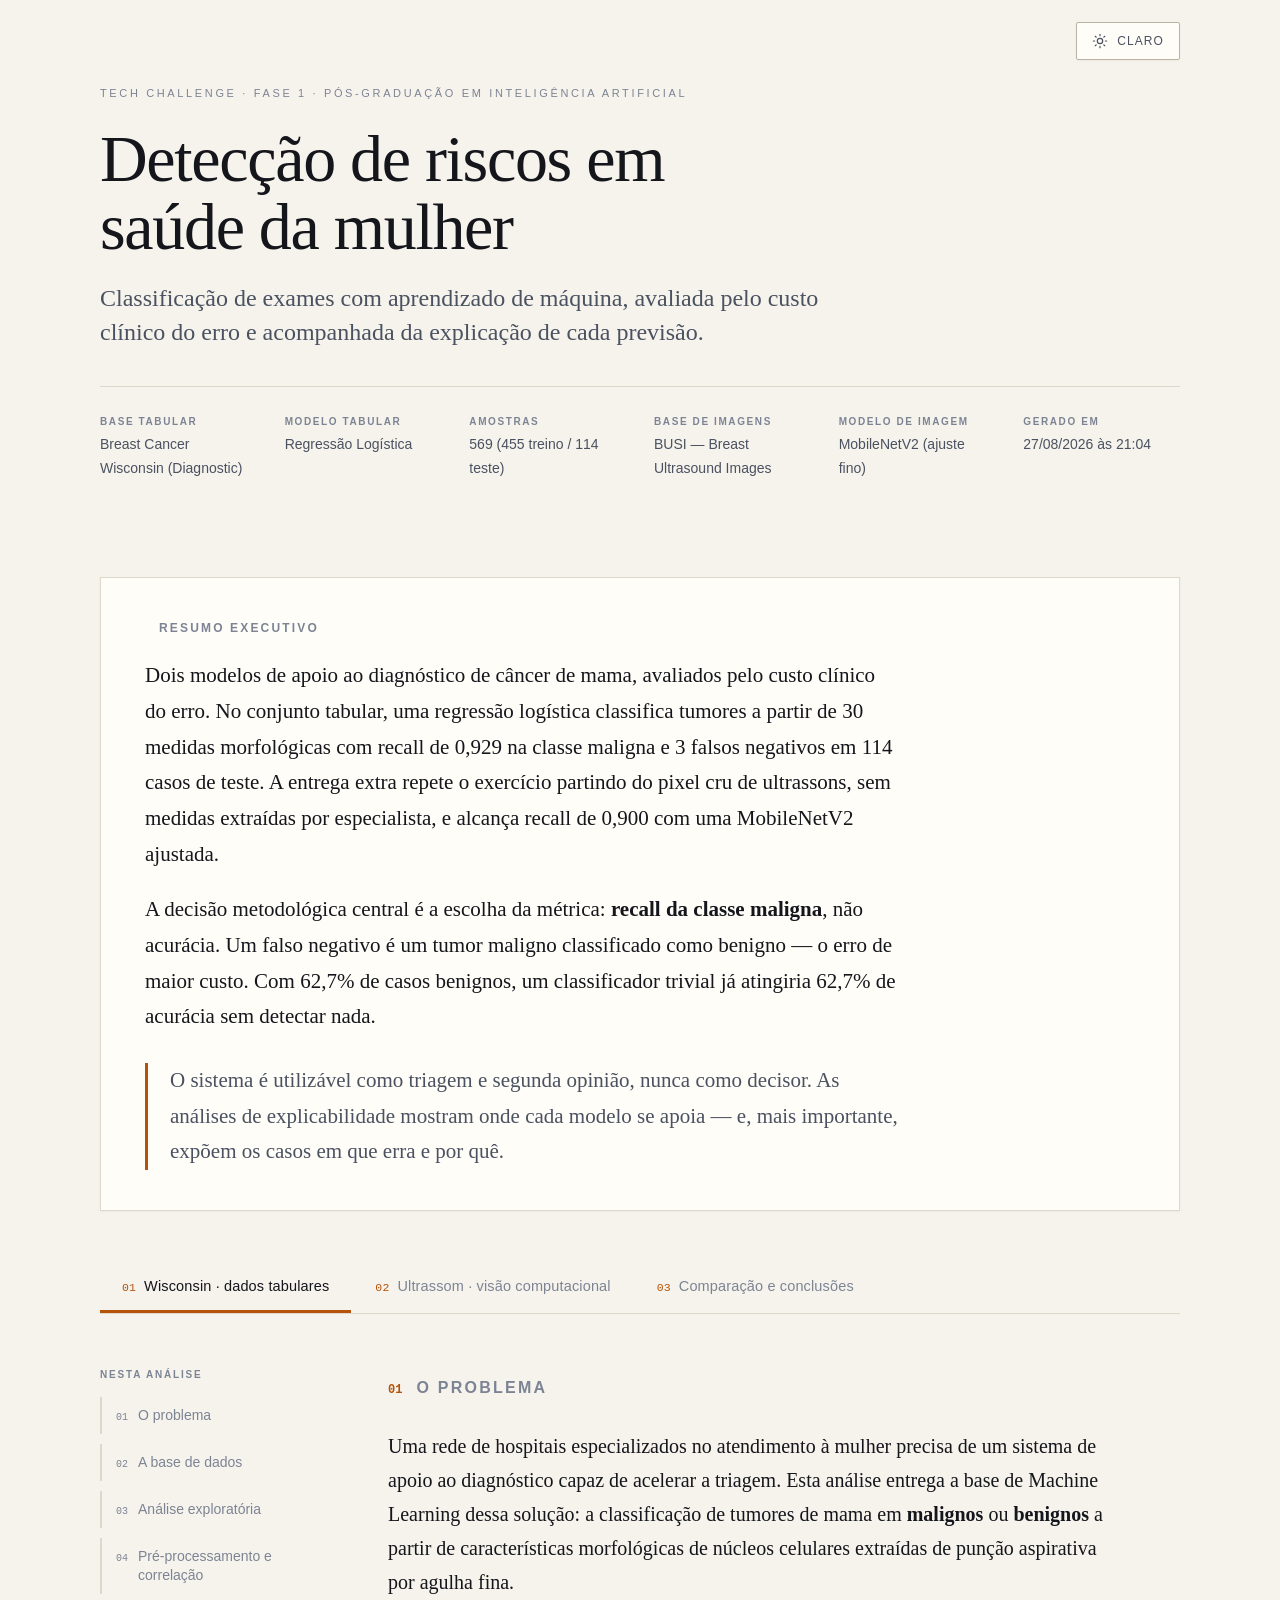
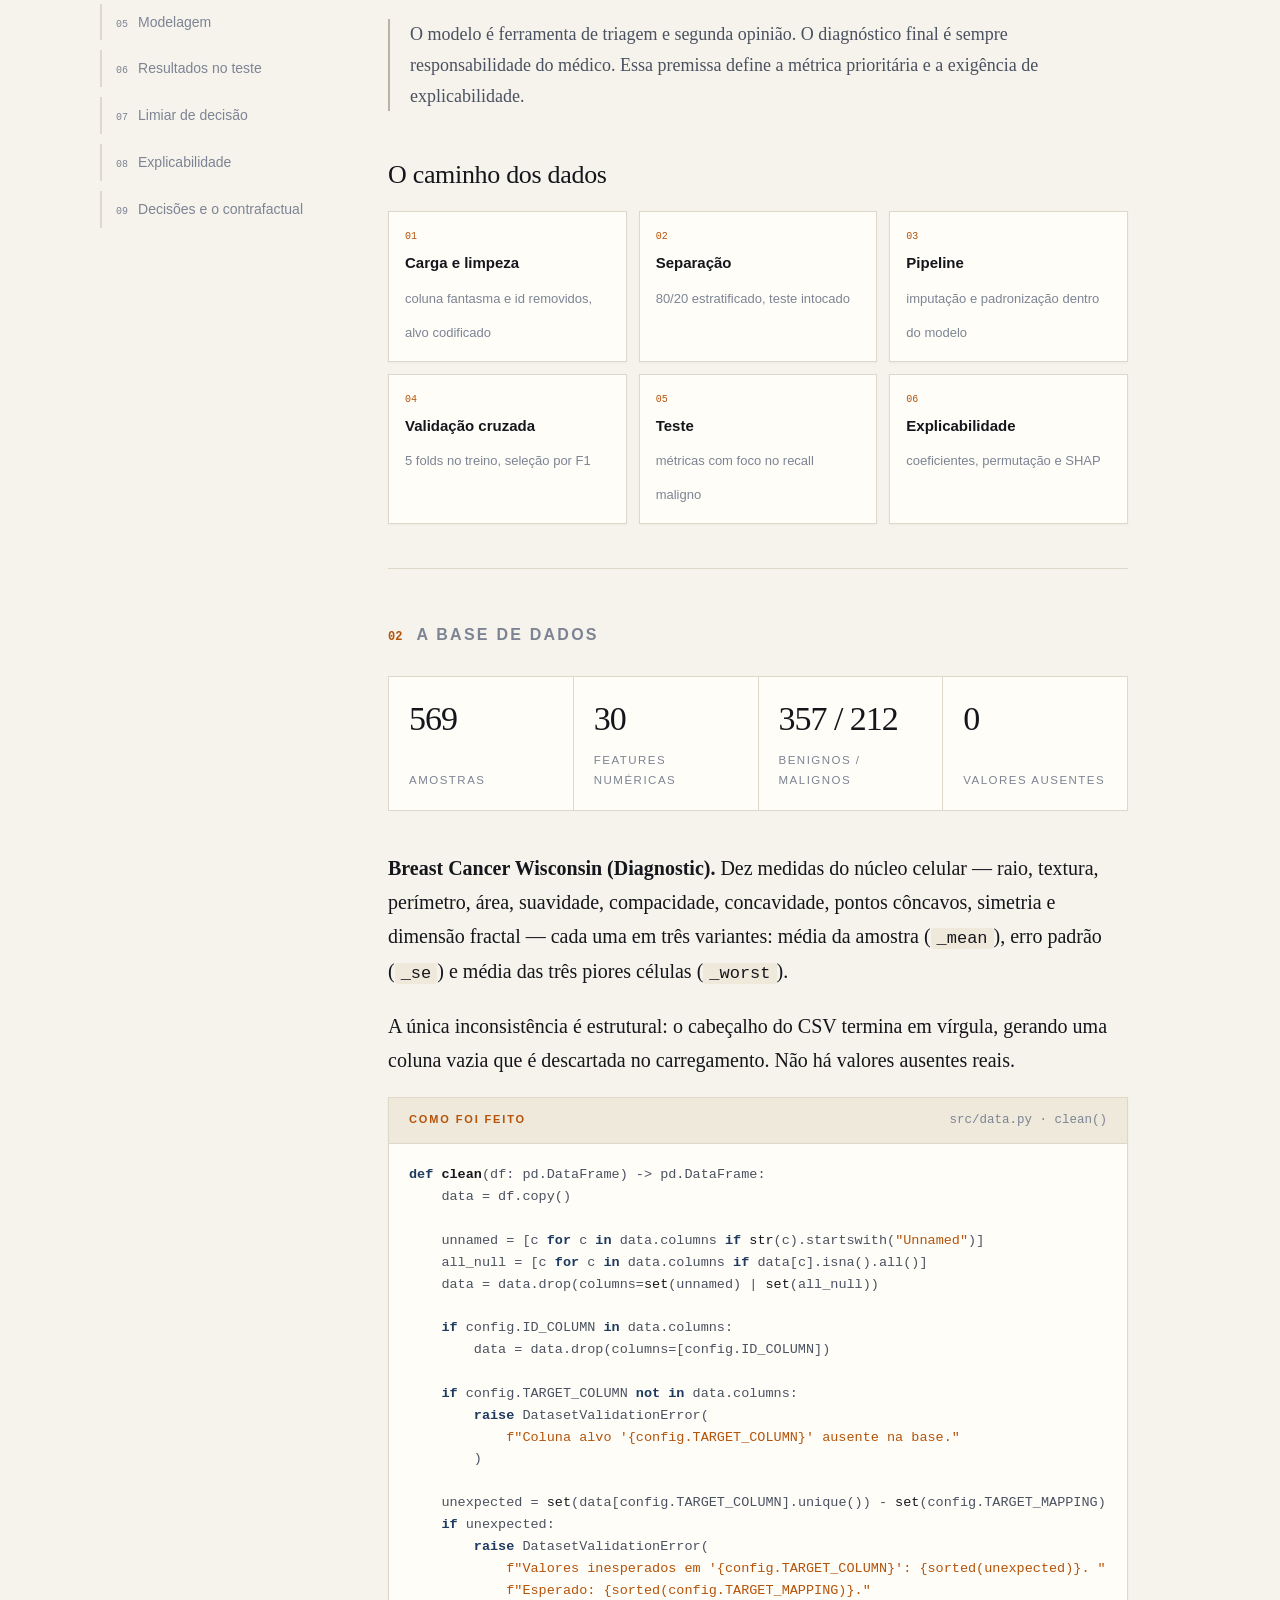
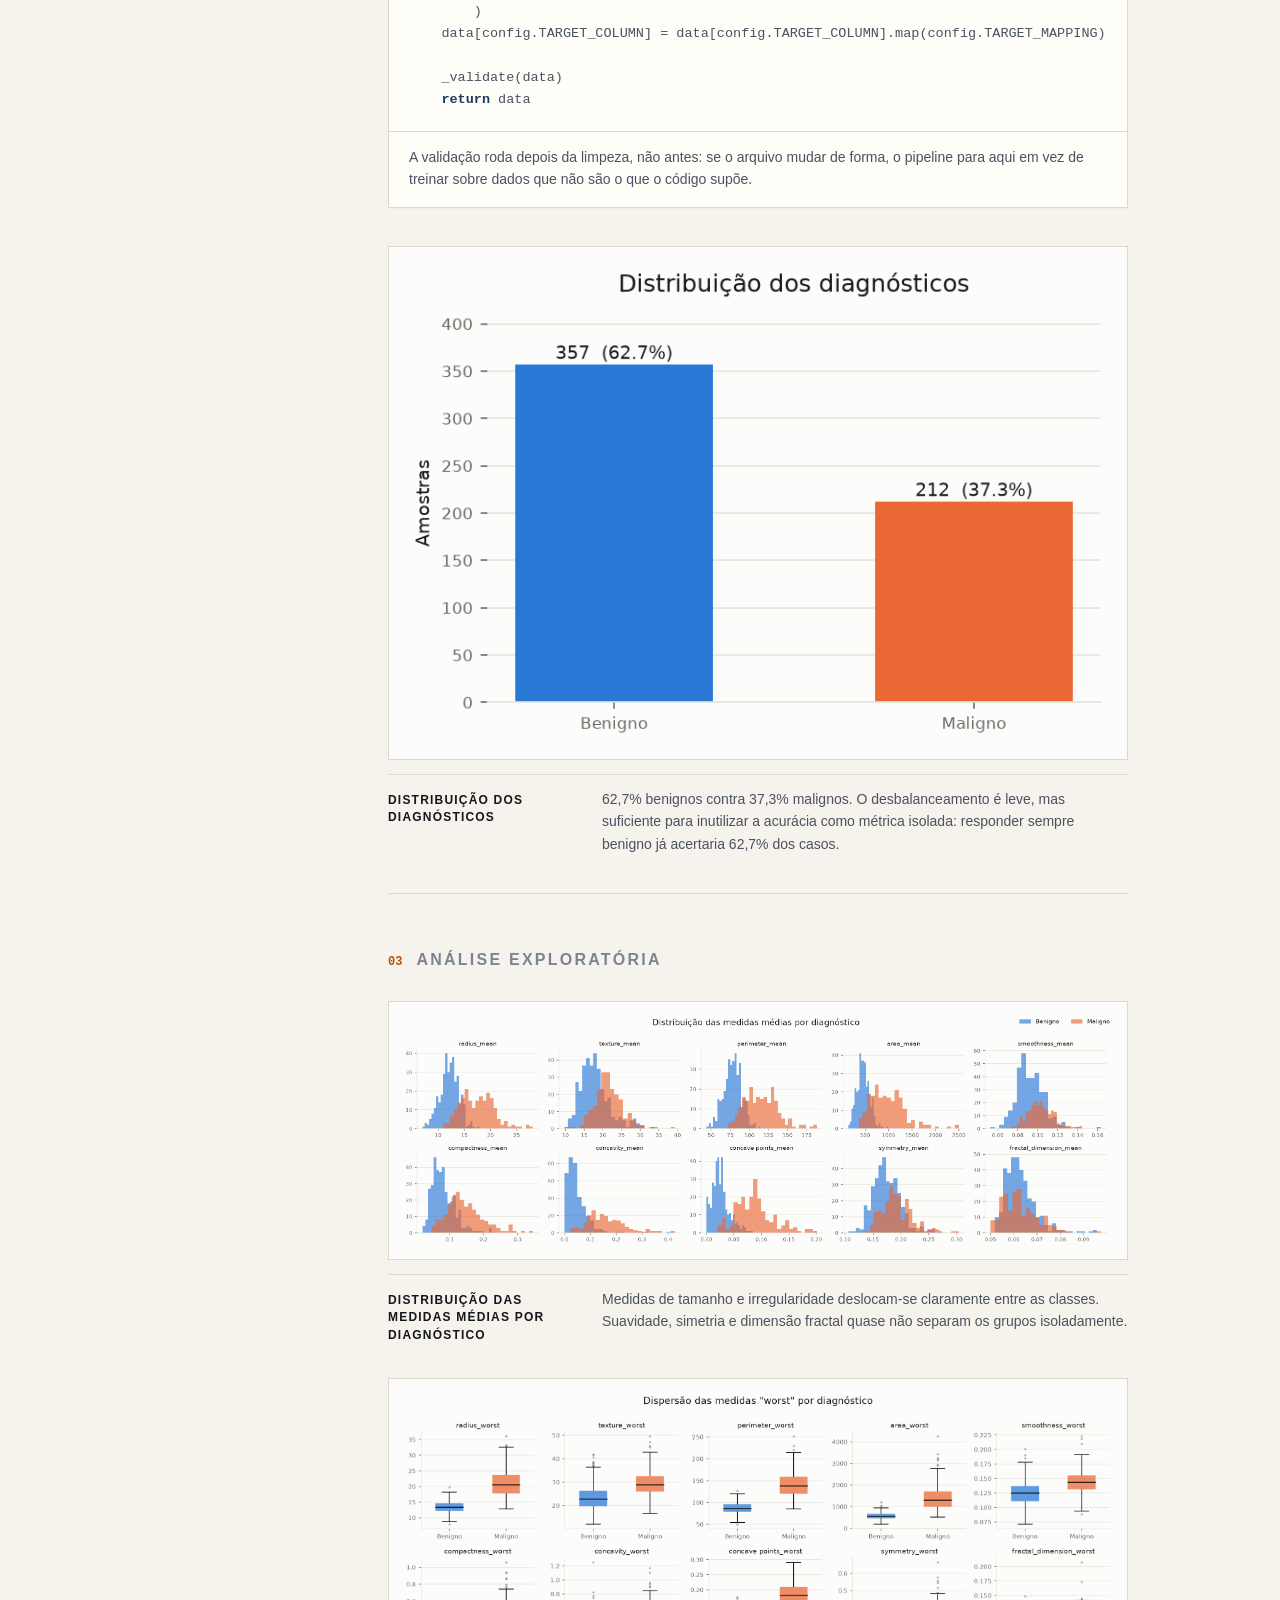
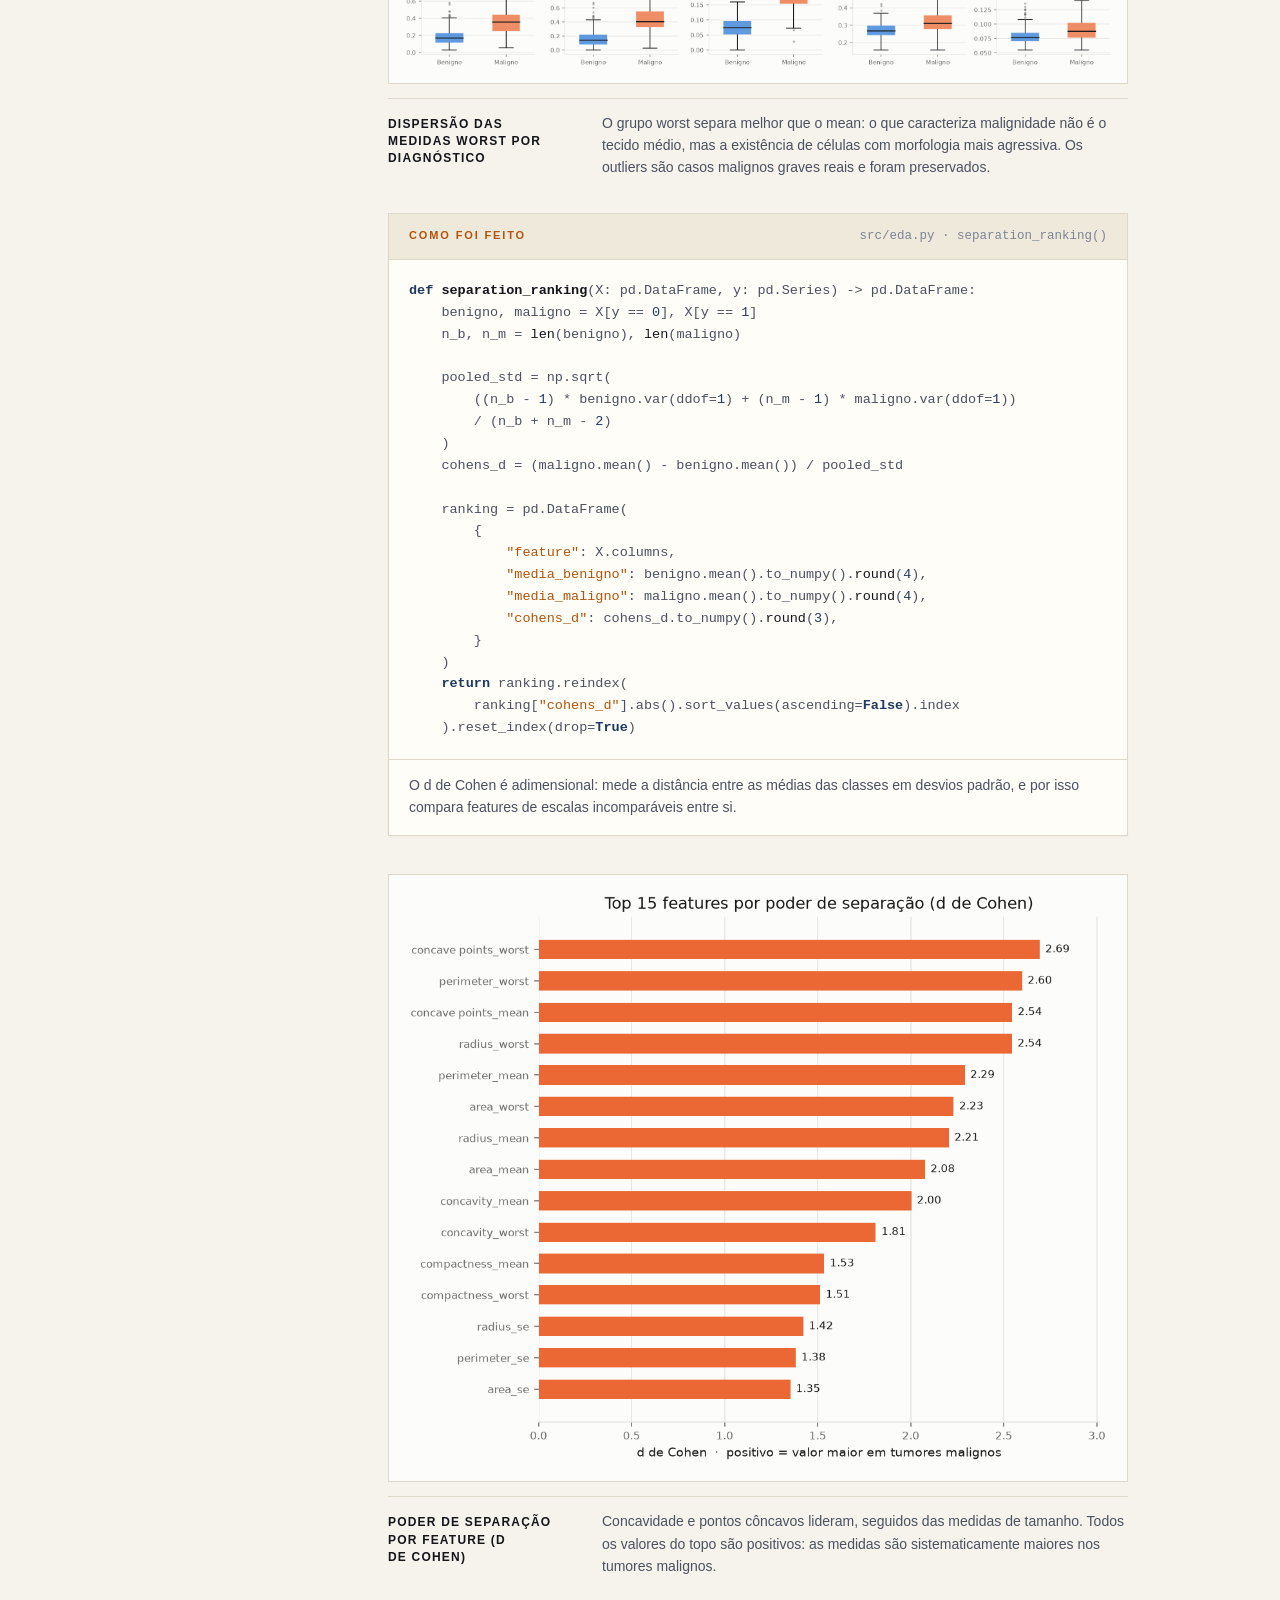
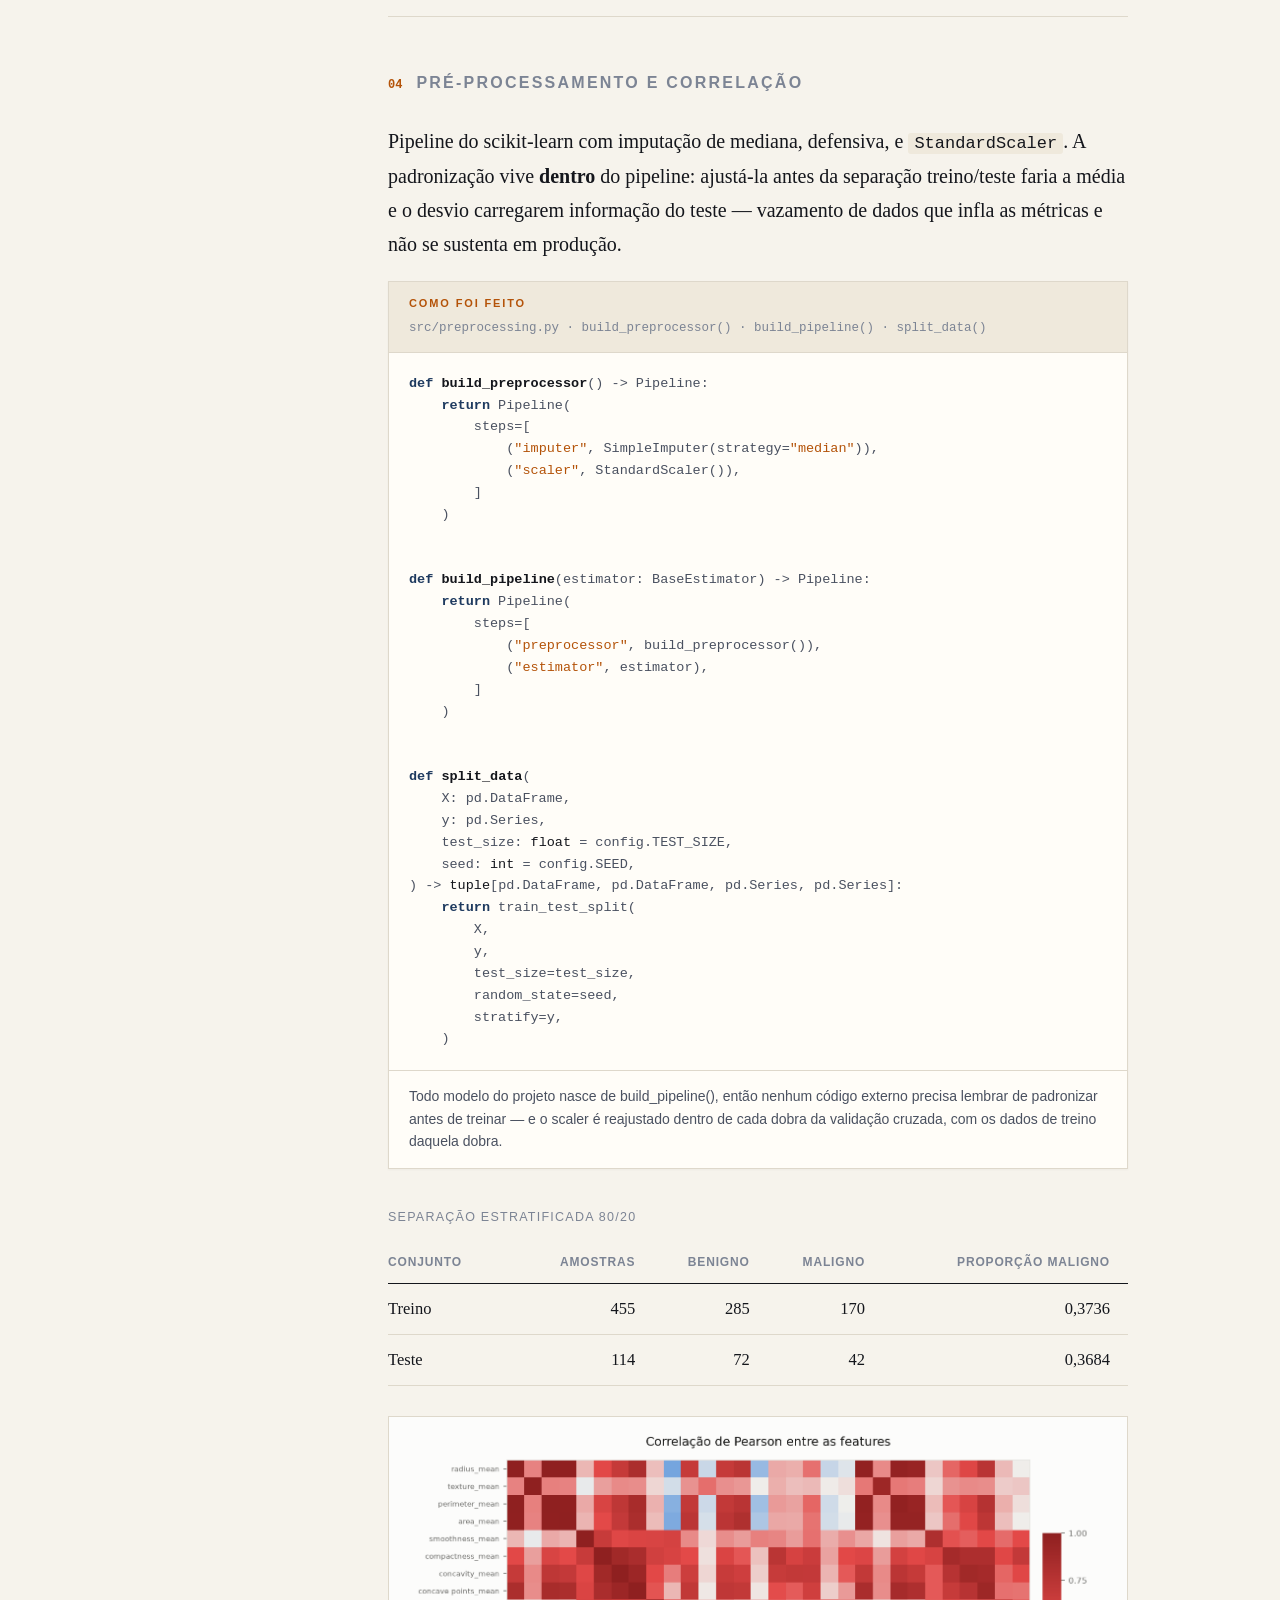
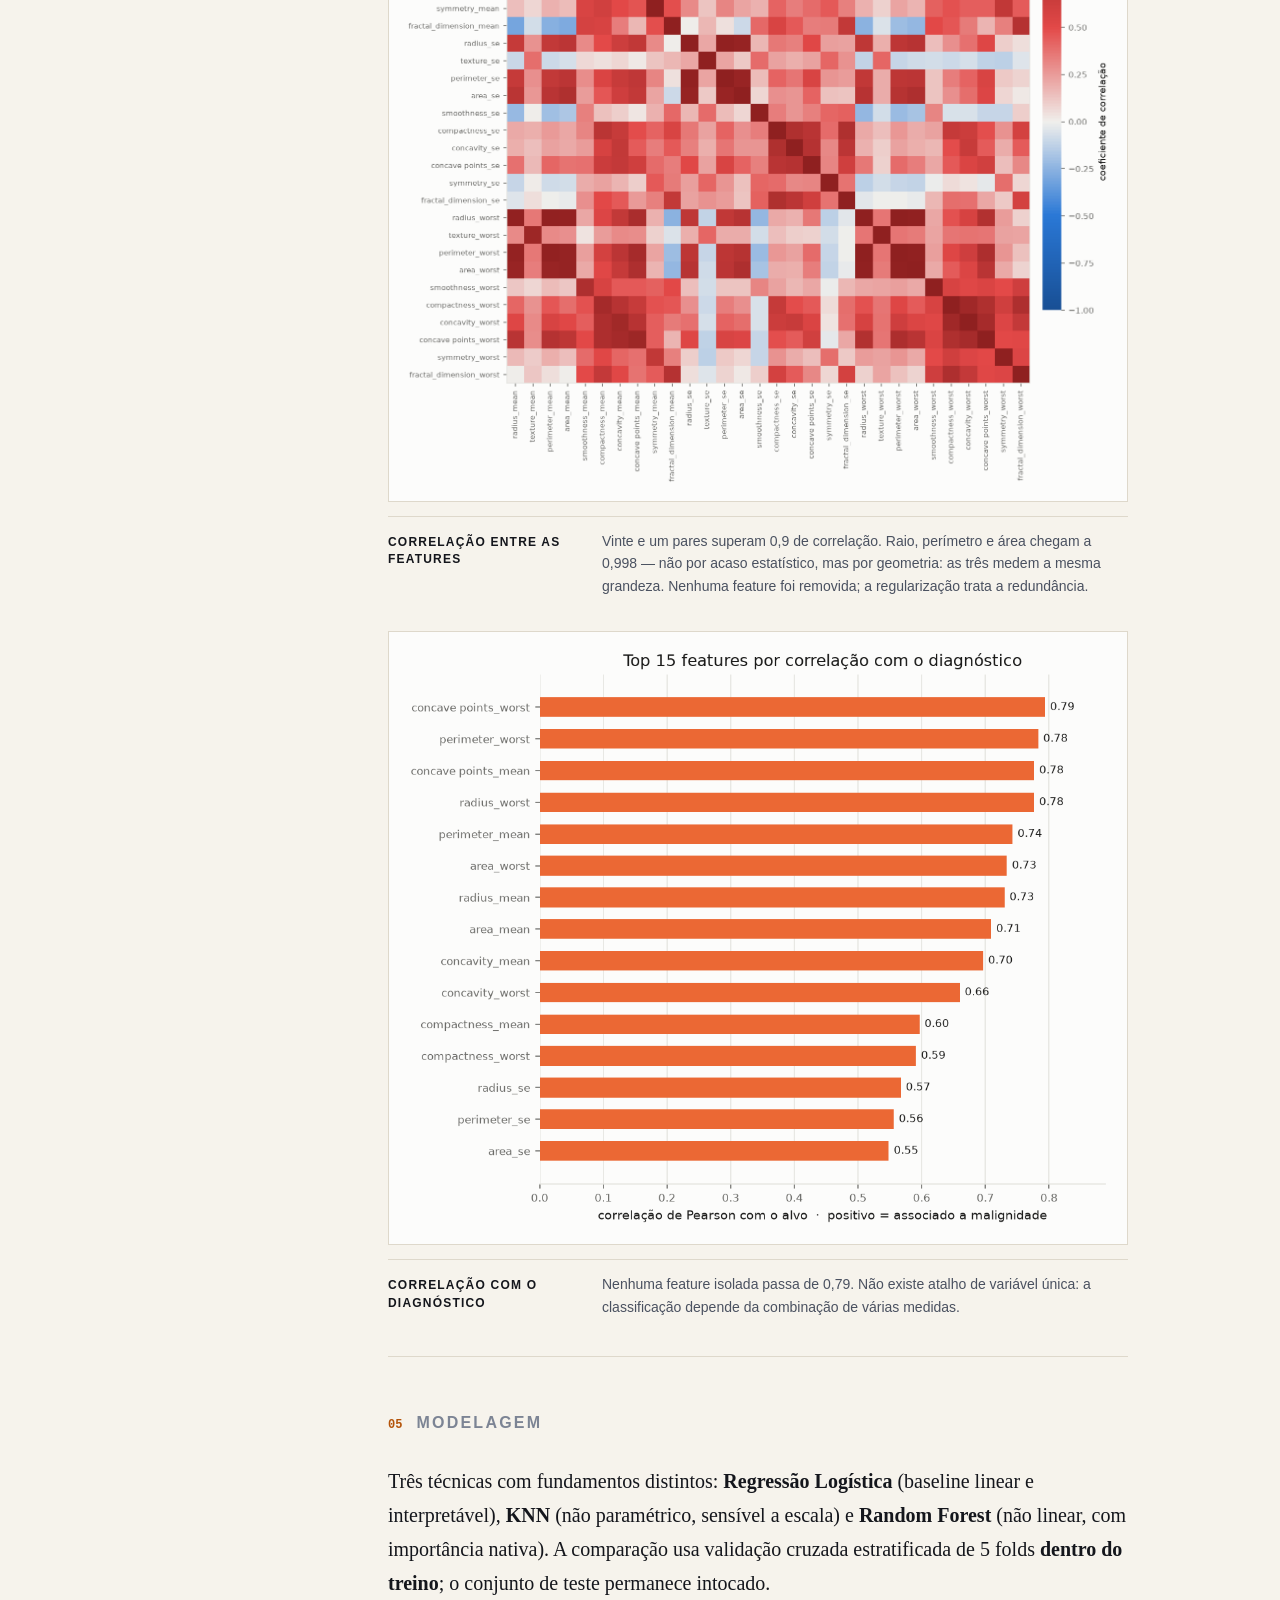
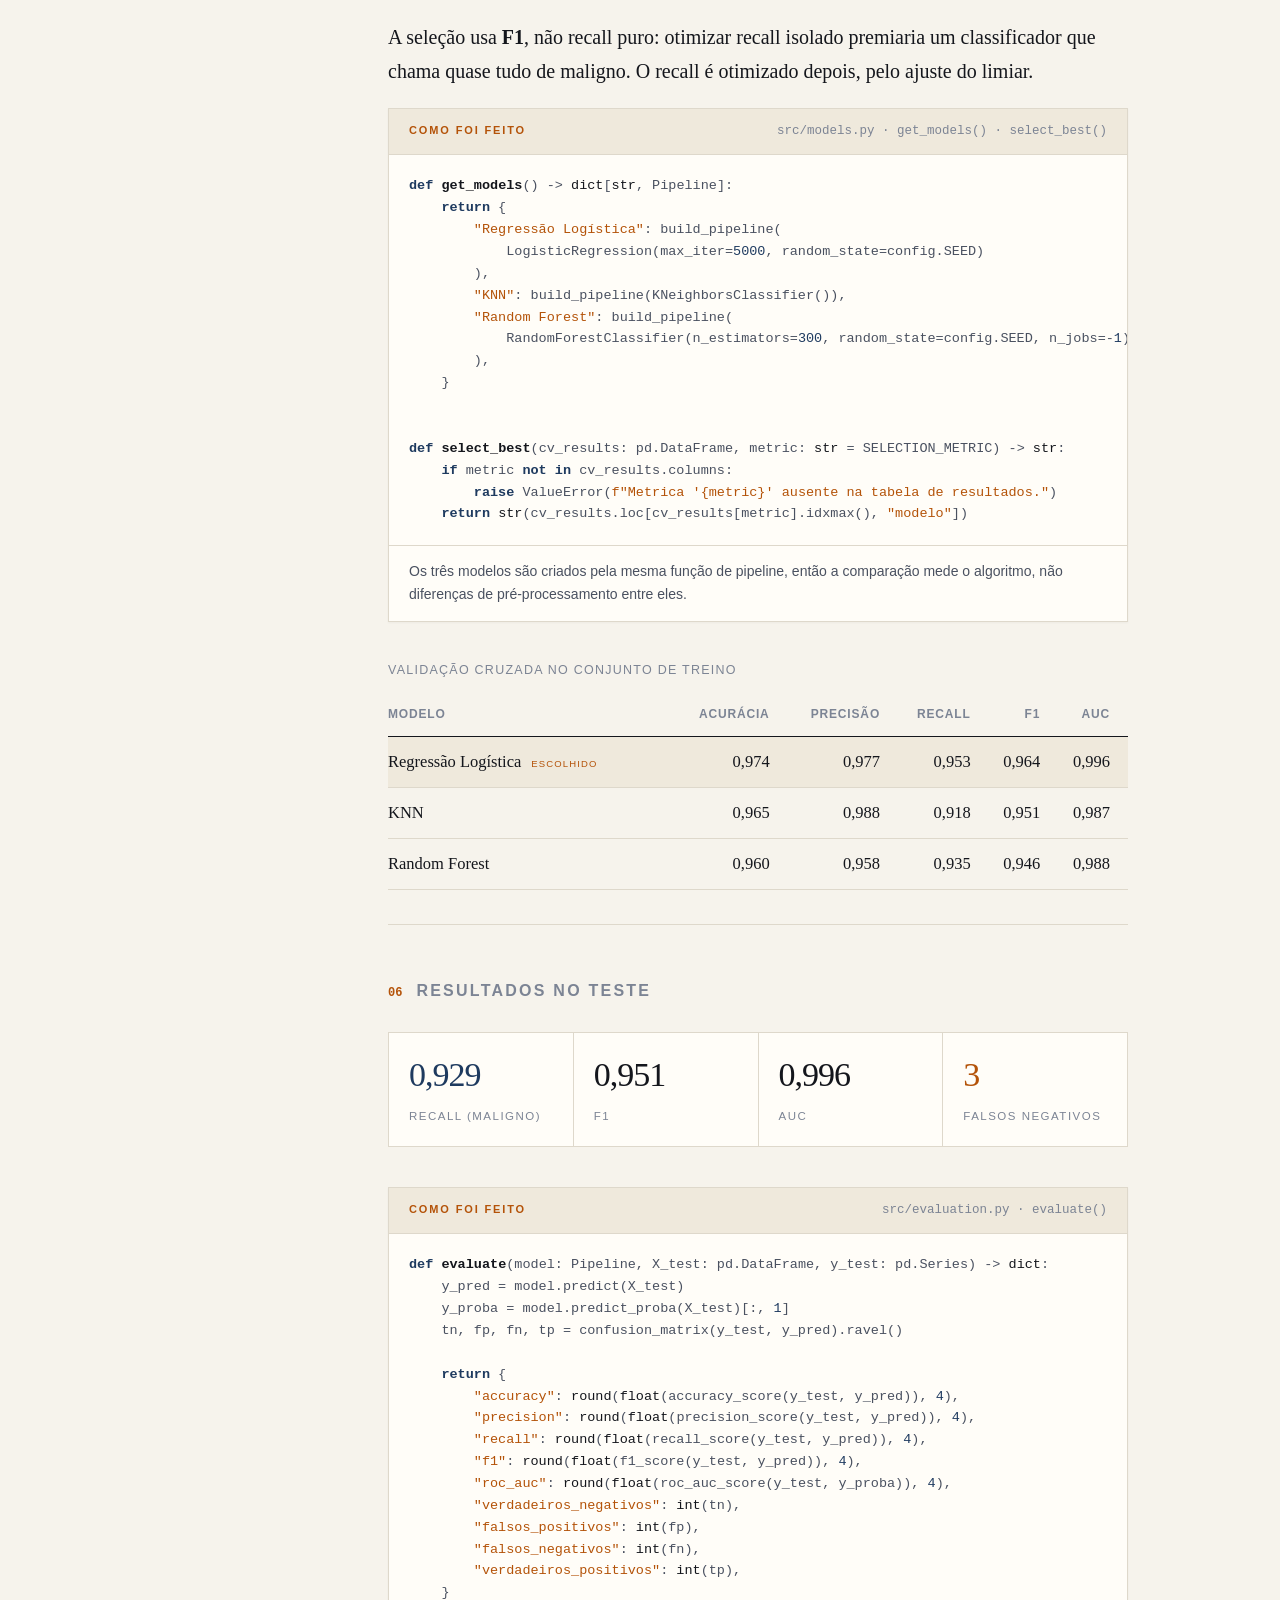
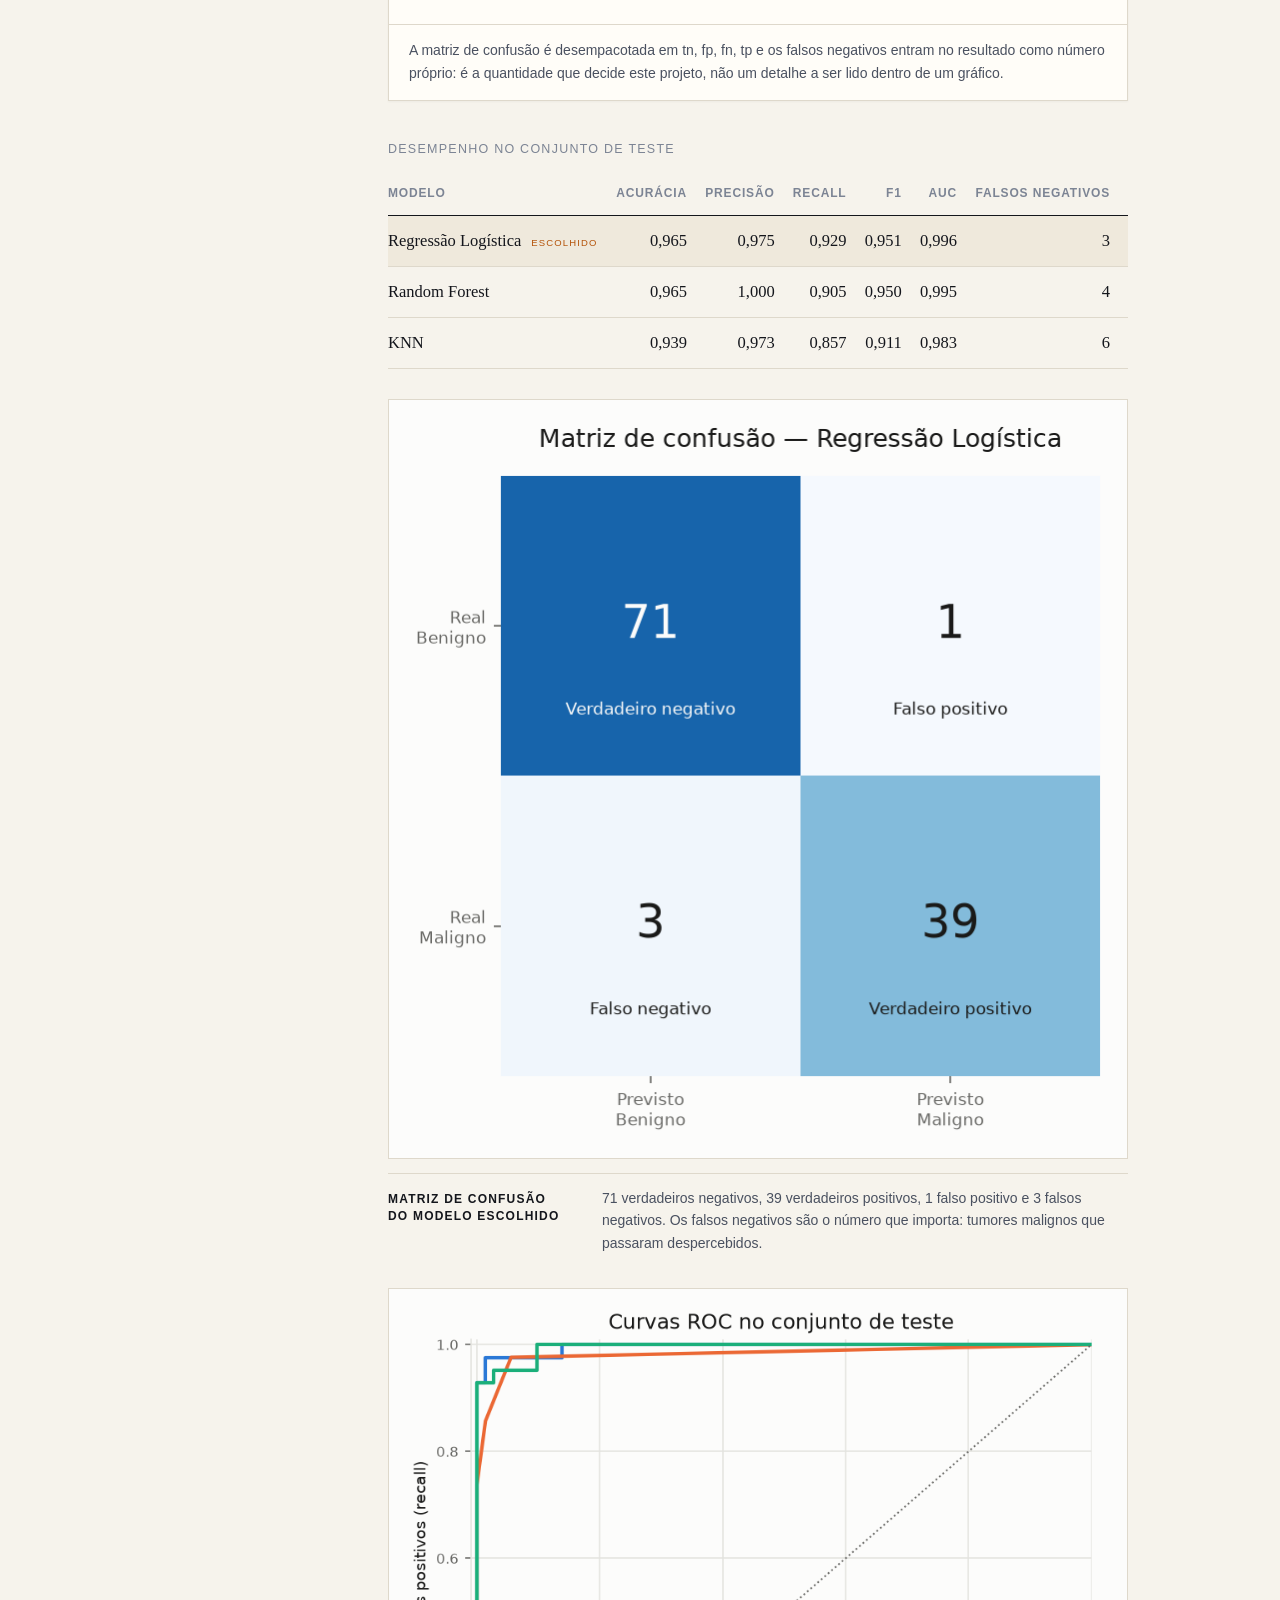
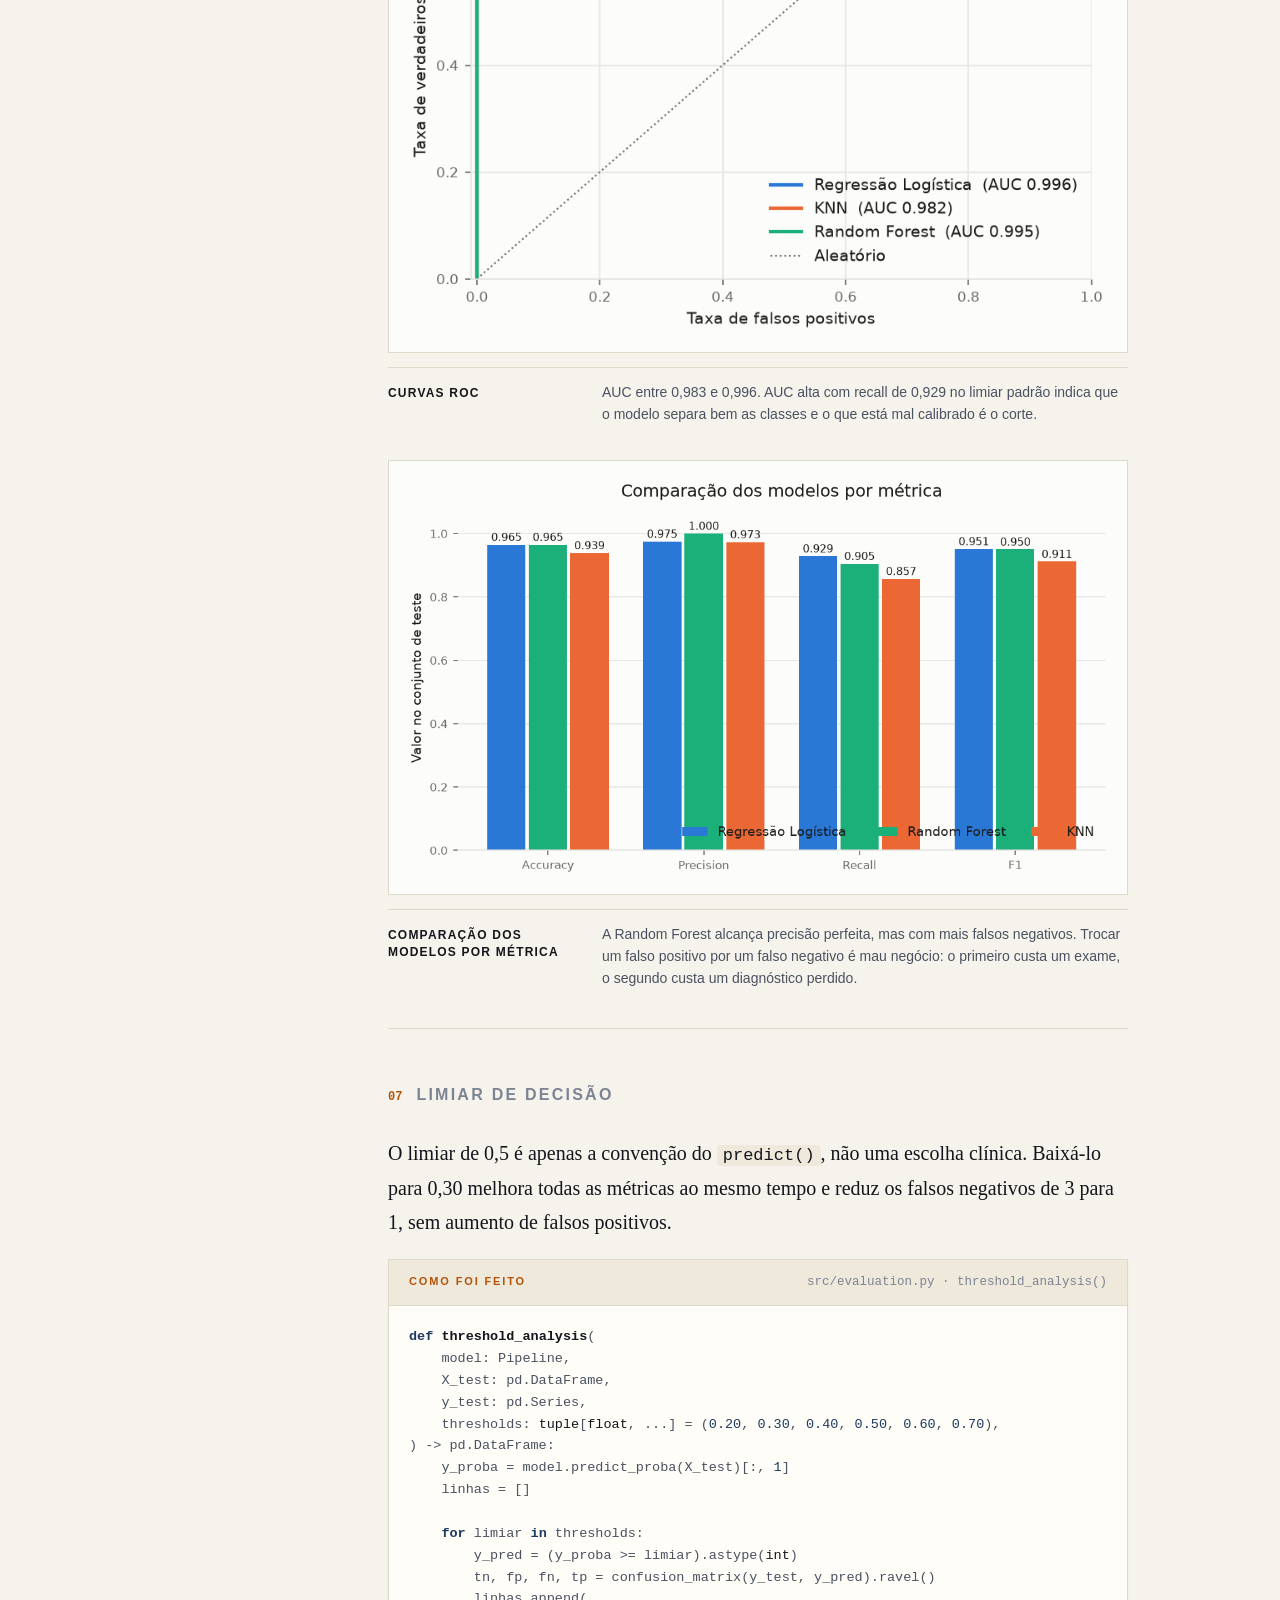
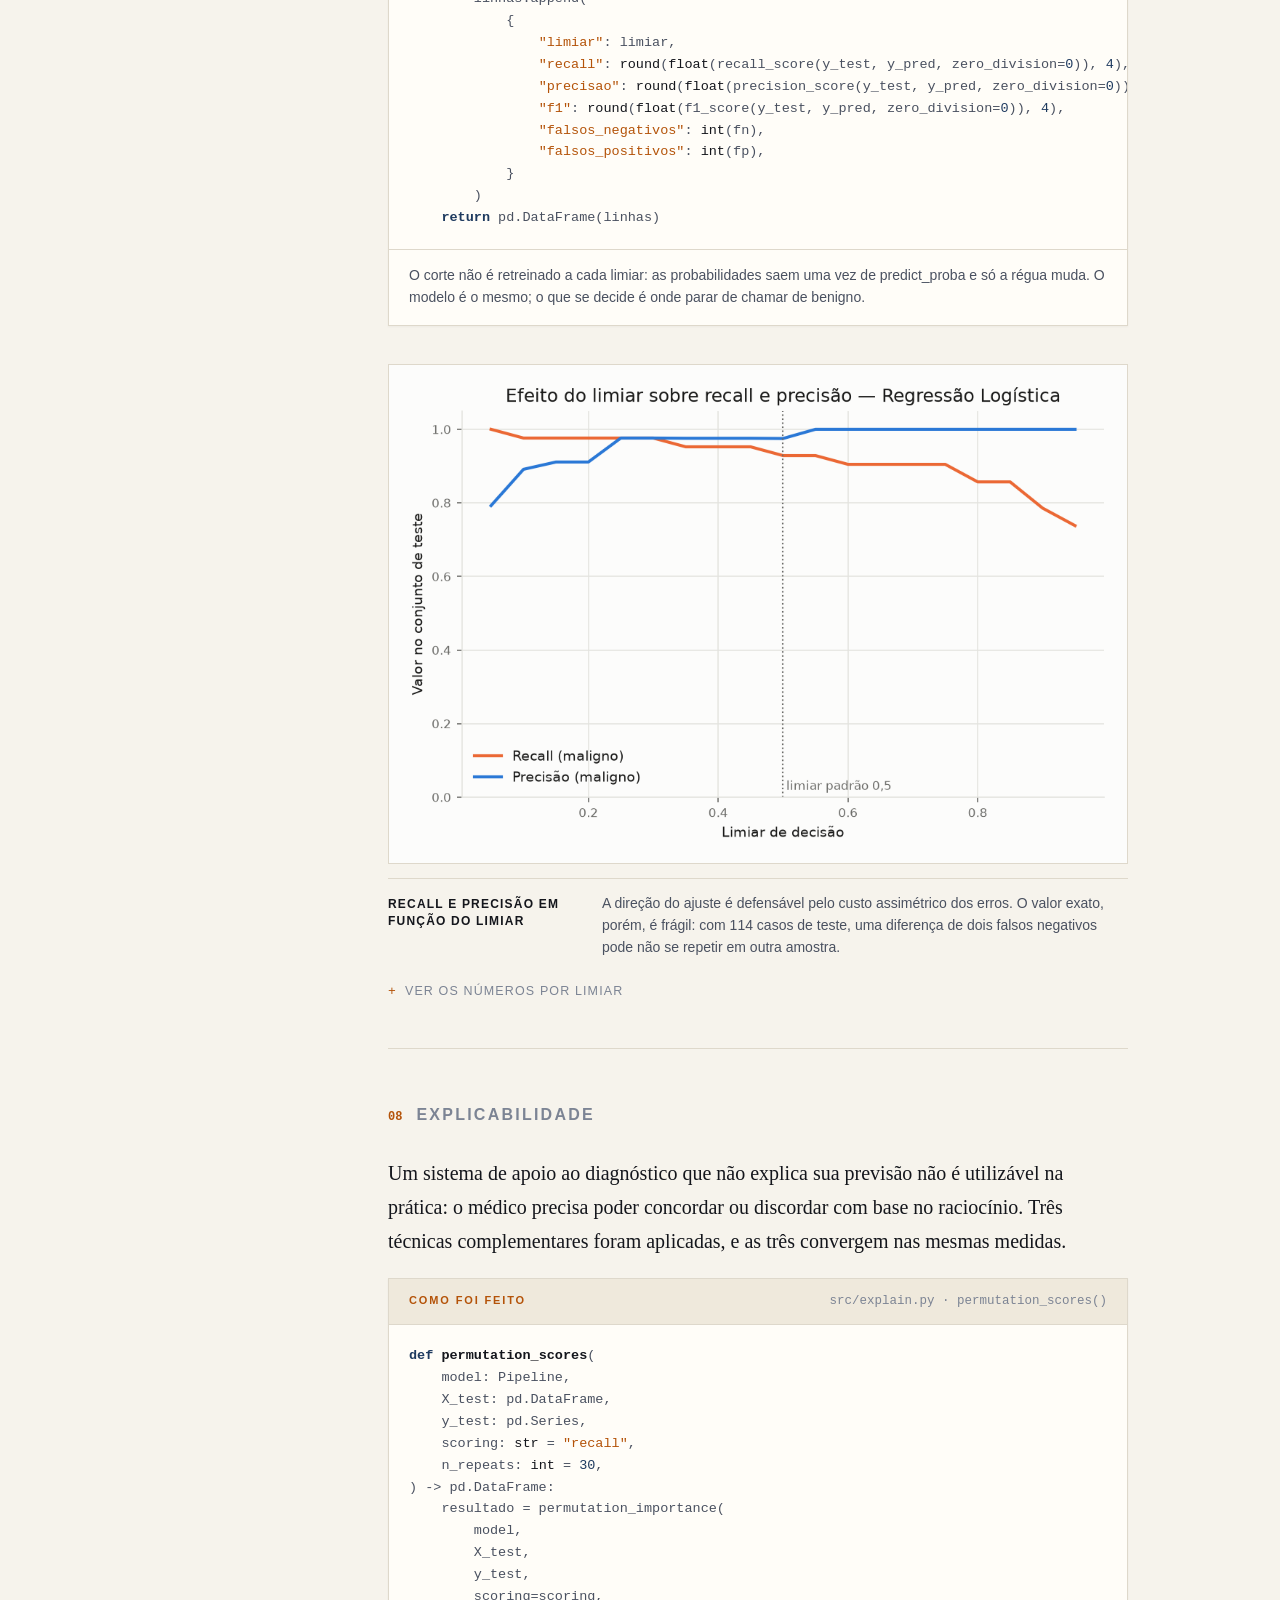
<file: results/reports/index.html>
<!doctype html>
<html lang="pt-BR">
<head>
<meta charset="utf-8">
<meta name="viewport" content="width=device-width, initial-scale=1">
<title>Detecção de Riscos em Saúde da Mulher — Tech Challenge Fase 1</title>
<meta name="description" content="Classificação de exames com aprendizado de máquina, avaliada pelo custo clínico do erro.">
<style>
:root {
  color-scheme: light dark;

  --papel: #f6f3ec;
  --papel-cartao: #fffdf8;
  --papel-fundo: #efebe1;
  --tinta: #14161c;
  --tinta-media: #4a5160;
  --tinta-fraca: #7c8494;
  --linha: #ded8cb;
  --linha-forte: #bab3a3;
  --marinho: #1e3a5f;
  --ambar: #b45309;
  --destaque: #efe9dc;
  --sombra: 0 1px 2px rgba(20, 22, 28, 0.04);

  --serifada: "Iowan Old Style", "Palatino Linotype", Palatino, Cambria, Georgia, serif;
  --sem-serifa: Corbel, "Segoe UI", Optima, "Avenir Next", "Helvetica Neue", sans-serif;
  --mono: Consolas, "SF Mono", "Roboto Mono", ui-monospace, monospace;

  /* A largura do texto e a unidade de medida da pagina: a coluna de conteudo
     tem exatamente a mesma largura da linha de texto confortavel, entao
     paragrafos, figuras, tabelas e legendas dividem a mesma margem esquerda e
     a mesma margem direita. Nada fica em bloco estreito sob uma imagem larga. */
  --medida: 74ch;
  --largura: 1160px;
  --coluna-indice: 232px;
}

/* Paleta escura, definida uma vez e aplicada em dois casos: quando o sistema
   pede modo escuro e o leitor nao escolheu nada, ou quando ele escolheu escuro
   explicitamente. A escolha do leitor sempre vence a do sistema. */
@media (prefers-color-scheme: dark) {
  :root:not([data-tema]) {
    --papel: #12141a;
    --papel-cartao: #191c23;
    --papel-fundo: #0d0f14;
    --tinta: #eef1f6;
    --tinta-media: #aab3c2;
    --tinta-fraca: #79818f;
    --linha: #2a2e38;
    --linha-forte: #3d434f;
    --marinho: #7ea9dd;
    --ambar: #e79a4a;
    --destaque: #1e2129;
    --sombra: none;
  }
}

:root[data-tema="escuro"] {
  --papel: #12141a;
  --papel-cartao: #191c23;
  --papel-fundo: #0d0f14;
  --tinta: #eef1f6;
  --tinta-media: #aab3c2;
  --tinta-fraca: #79818f;
  --linha: #2a2e38;
  --linha-forte: #3d434f;
  --marinho: #7ea9dd;
  --ambar: #e79a4a;
  --destaque: #1e2129;
  --sombra: none;
}

* { box-sizing: border-box; }

html { scroll-behavior: smooth; scroll-padding-top: 96px; }

@media (prefers-reduced-motion: reduce) {
  html { scroll-behavior: auto; }
  *, *::before, *::after { animation-duration: 0.01ms !important; transition-duration: 0.01ms !important; }
}

body {
  margin: 0;
  background: var(--papel);
  color: var(--tinta);
  font-family: var(--serifada);
  /* Corpo grande de proposito: a pagina e usada como apoio visual em video,
     onde o texto e lido em tela compartilhada e nao a 40 cm de distancia. */
  font-size: 20px;
  line-height: 1.7;
  -webkit-font-smoothing: antialiased;
}

a { color: inherit; }

:focus-visible {
  outline: 2px solid var(--ambar);
  outline-offset: 3px;
  border-radius: 2px;
}

.pular {
  position: absolute;
  left: -9999px;
  top: 0;
  background: var(--papel-cartao);
  color: var(--tinta);
  padding: 12px 18px;
  border: 1px solid var(--linha-forte);
  font-family: var(--sem-serifa);
  font-size: 14px;
  z-index: 100;
}
.pular:focus { left: 16px; top: 16px; }

/* `relative` para ancorar o alternador de tema no canto da pagina. */
.envelope { position: relative; max-width: var(--largura); margin: 0 auto; padding: 0 40px 96px; }

/* ---------------------------------------------------------------- capa --- */
.capa { padding: 84px 0 40px; }

.etiqueta {
  font-family: var(--sem-serifa);
  font-size: 11px;
  letter-spacing: 0.24em;
  text-transform: uppercase;
  color: var(--tinta-fraca);
  margin-bottom: 22px;
}

h1 {
  font-size: clamp(38px, 6vw, 66px);
  line-height: 1.03;
  margin: 0 0 20px;
  font-weight: 400;
  letter-spacing: -0.02em;
  max-width: 18ch;
}

.chamada {
  font-size: 24px;
  line-height: 1.45;
  color: var(--tinta-media);
  max-width: 60ch;
  margin: 0 0 36px;
}

/* Grade, nao flex: em linha unica os campos ficam em colunas alinhadas, e
   quando a tela encolhe eles quebram em fileiras regulares em vez de deixar
   um campo solto na segunda linha. */
.ficha {
  display: grid;
  grid-template-columns: repeat(auto-fit, minmax(145px, 1fr));
  gap: 20px 28px;
  font-family: var(--sem-serifa);
  font-size: 14px;
  color: var(--tinta-media);
  padding-top: 26px;
  border-top: 1px solid var(--linha);
}
.ficha strong {
  display: block;
  font-size: 10px;
  letter-spacing: 0.16em;
  text-transform: uppercase;
  color: var(--tinta-fraca);
  font-weight: 600;
  margin-bottom: 3px;
}

/* ------------------------------------------------------ resumo executivo --- */
.resumo {
  margin: 56px 0 48px;
  padding: 40px 44px;
  background: var(--papel-cartao);
  border: 1px solid var(--linha);
  box-shadow: var(--sombra);
}

.resumo h2 {
  font-family: var(--sem-serifa);
  font-size: 12px;
  letter-spacing: 0.18em;
  text-transform: uppercase;
  color: var(--tinta-fraca);
  margin: 0 0 20px;
  font-weight: 600;
}

.resumo p { font-size: 21px; max-width: 72ch; }
.resumo p:last-of-type { margin-bottom: 0; }

.veredito {
  border-left: 3px solid var(--ambar);
  padding-left: 22px;
  margin: 28px 0 0;
  font-size: 19px;
  color: var(--tinta-media);
}

/* ---------------------------------------------------------------- abas --- */
.barra-abas {
  position: sticky;
  top: 0;
  z-index: 20;
  background: var(--papel);
  border-bottom: 1px solid var(--linha);
  display: flex;
  align-items: center;
  gap: 16px;
}

.abas { display: flex; gap: 2px; overflow-x: auto; scrollbar-width: none; min-width: 0; }
.abas::-webkit-scrollbar { display: none; }

.aba {
  appearance: none;
  border: none;
  background: none;
  cursor: pointer;
  white-space: nowrap;
  font-family: var(--sem-serifa);
  font-size: 14.5px;
  letter-spacing: 0.01em;
  color: var(--tinta-fraca);
  padding: 19px 22px 16px;
  border-bottom: 3px solid transparent;
  transition: color 0.18s ease, border-color 0.18s ease;
}
.aba:hover { color: var(--tinta-media); }
.aba[aria-selected="true"] { color: var(--tinta); border-bottom-color: var(--ambar); }
.aba .numero {
  font-family: var(--mono);
  font-size: 11.5px;
  color: var(--ambar);
  margin-right: 8px;
}

/* Alternador de tema no topo direito da pagina — posicionado no envelope, nao
   na janela: ele fica onde a pagina comeca e sai de cena com a rolagem, em vez
   de acompanhar a tela e cobrir conteudo. */
.tema {
  position: absolute;
  top: 22px;
  right: 40px;
  z-index: 60;
  display: inline-flex;
  align-items: center;
  gap: 9px;
  appearance: none;
  cursor: pointer;
  background: var(--papel-cartao);
  border: 1px solid var(--linha-forte);
  color: var(--tinta-media);
  font-family: var(--sem-serifa);
  font-size: 12px;
  letter-spacing: 0.09em;
  text-transform: uppercase;
  padding: 10px 15px;
  border-radius: 2px;
  box-shadow: var(--sombra);
  transition: color 0.18s ease, border-color 0.18s ease;
}
.tema:hover { color: var(--tinta); border-color: var(--tinta-fraca); }
.tema svg { width: 16px; height: 16px; flex: none; }
.tema [data-icone] { display: none; }
.tema[data-estado="claro"] [data-icone="claro"],
.tema[data-estado="escuro"] [data-icone="escuro"] { display: block; }

@media (max-width: 860px) {
  .tema .rotulo-tema { position: absolute; width: 1px; height: 1px; overflow: hidden; clip-path: inset(50%); }
  .tema { padding: 10px 11px; top: 16px; right: 20px; }
}

.painel[hidden] { display: none; }

/* --------------------------------------------------------------- corpo --- */
.corpo {
  display: grid;
  grid-template-columns: var(--coluna-indice) minmax(0, 1fr);
  gap: 56px;
  align-items: start;
}

/* --------------------------------------------------------------- indice --- */
.indice { position: sticky; top: 78px; padding-top: 52px; }

.indice h2 {
  font-family: var(--sem-serifa);
  font-size: 10px;
  letter-spacing: 0.18em;
  text-transform: uppercase;
  color: var(--tinta-fraca);
  margin: 0 0 14px;
  font-weight: 600;
}

.indice ol { list-style: none; margin: 0; padding: 0; }

.indice a {
  display: flex;
  gap: 10px;
  align-items: baseline;
  text-decoration: none;
  font-family: var(--sem-serifa);
  font-size: 14px;
  line-height: 1.35;
  color: var(--tinta-fraca);
  padding: 9px 0 9px 14px;
  border-left: 2px solid var(--linha);
  transition: color 0.18s ease, border-color 0.18s ease;
}
.indice a:hover { color: var(--tinta-media); }
.indice a[aria-current="true"] { color: var(--tinta); border-left-color: var(--ambar); }
.indice .numero { font-family: var(--mono); font-size: 10px; color: var(--tinta-fraca); }

/* -------------------------------------------------------------- secoes --- */
/* Toda a coluna de leitura cabe na medida do texto. Como figuras, tabelas,
   indicadores e legendas sao filhos dela, todos terminam na mesma margem
   direita — o alinhamento vem da estrutura, nao de ajuste caso a caso. */
.conteudo { min-width: 0; max-width: var(--medida); padding-top: 8px; }

section { padding: 52px 0 4px; border-bottom: 1px solid var(--linha); scroll-margin-top: 96px; }
section:last-child { border-bottom: none; }

section > h2 {
  font-size: 16px;
  font-family: var(--sem-serifa);
  font-weight: 600;
  letter-spacing: 0.14em;
  text-transform: uppercase;
  color: var(--tinta-fraca);
  margin: 0 0 28px;
  display: flex;
  align-items: baseline;
  gap: 14px;
}
section > h2::before {
  content: attr(data-numero);
  font-family: var(--mono);
  font-size: 12px;
  color: var(--ambar);
  letter-spacing: 0;
}

h3 {
  font-size: 26px;
  font-weight: 400;
  margin: 42px 0 14px;
  letter-spacing: -0.012em;
}

p { max-width: none; margin: 0 0 20px; }

p.nota {
  font-size: 18px;
  color: var(--tinta-media);
  border-left: 2px solid var(--linha-forte);
  padding-left: 20px;
}

strong { font-weight: 600; }

code {
  font-family: var(--mono);
  font-size: 0.85em;
  background: var(--destaque);
  padding: 1px 6px;
  border-radius: 3px;
}

ul { max-width: none; padding-left: 24px; margin: 0 0 22px; }
li { margin-bottom: 10px; }
li::marker { color: var(--tinta-fraca); }

/* --------------------------------------------------------- indicadores --- */
.indicadores {
  display: grid;
  grid-template-columns: repeat(auto-fit, minmax(170px, 1fr));
  gap: 1px;
  background: var(--linha);
  border: 1px solid var(--linha);
  margin: 4px 0 40px;
}

.indicador {
  background: var(--papel-cartao);
  padding: 24px 20px 20px;
  display: flex;
  flex-direction: column;
}

/* O numero nunca quebra em duas linhas: um "357 / 212" partido ao meio
   desalinha o rotulo do cartao vizinho. O rotulo fica colado na base para
   que todos os cartoes leiam na mesma altura. */
.indicador .valor {
  font-size: 34px;
  line-height: 1.05;
  letter-spacing: -0.03em;
  display: block;
  margin-bottom: 14px;
  white-space: nowrap;
  font-variant-numeric: tabular-nums;
}

.indicador .rotulo:last-child { margin-top: auto; }

.indicador .rotulo {
  font-family: var(--sem-serifa);
  font-size: 11.5px;
  letter-spacing: 0.13em;
  text-transform: uppercase;
  color: var(--tinta-fraca);
  display: block;
}

.indicador.alerta .valor { color: var(--ambar); }
.indicador.marcado .valor { color: var(--marinho); }

/* -------------------------------------------------------------- fluxo --- */
/* Tres colunas, nao seis: na medida do texto, seis cartoes deixavam cada
   etapa com uma palavra por linha. Duas fileiras de tres respiram melhor e
   sao legiveis a distancia, que e como a pagina sera lida no video. */
.fluxo {
  display: grid;
  grid-template-columns: repeat(3, minmax(0, 1fr));
  gap: 12px;
  margin: 8px 0 40px;
}

@media (max-width: 620px) { .fluxo { grid-template-columns: repeat(2, minmax(0, 1fr)); } }
@media (max-width: 420px) { .fluxo { grid-template-columns: minmax(0, 1fr); } }

.etapa {
  background: var(--papel-cartao);
  border: 1px solid var(--linha);
  padding: 16px 16px 14px;
  position: relative;
  box-shadow: var(--sombra);
}

.etapa .ordem {
  font-family: var(--mono);
  font-size: 10px;
  color: var(--ambar);
  display: block;
  margin-bottom: 8px;
}

.etapa .nome {
  font-family: var(--sem-serifa);
  font-size: 15px;
  font-weight: 600;
  display: block;
  margin-bottom: 6px;
  line-height: 1.3;
}

.etapa .detalhe {
  font-family: var(--sem-serifa);
  font-size: 13px;
  color: var(--tinta-fraca);
  line-height: 1.45;
}

/* ------------------------------------------------------------- tabelas --- */
.rolagem { overflow-x: auto; margin: 0 0 30px; }

table {
  border-collapse: collapse;
  width: 100%;
  font-size: 16.5px;
  font-variant-numeric: tabular-nums;
}

caption {
  caption-side: top;
  text-align: left;
  font-family: var(--sem-serifa);
  font-size: 12.5px;
  letter-spacing: 0.1em;
  text-transform: uppercase;
  color: var(--tinta-fraca);
  padding-bottom: 12px;
}

/* As celulas quebram linha. Numeros nao tem onde quebrar e continuam inteiros;
   quem quebra e o texto corrido — antes ele forcava a tabela para alem da
   coluna de leitura e a ultima coluna saia cortada na tela. */
th, td { padding: 11px 18px 11px 0; text-align: right; vertical-align: top; }
th:first-child, td:first-child { text-align: left; padding-left: 0; }
td { text-wrap: pretty; }

thead th {
  font-family: var(--sem-serifa);
  font-size: 12px;
  font-weight: 600;
  letter-spacing: 0.07em;
  text-transform: uppercase;
  color: var(--tinta-fraca);
  border-bottom: 1px solid var(--tinta);
}

tbody tr { border-bottom: 1px solid var(--linha); }
tbody tr.destacada { background: var(--destaque); }

tbody tr.destacada td:first-child::after {
  content: "escolhido";
  font-family: var(--sem-serifa);
  font-size: 9.5px;
  letter-spacing: 0.12em;
  text-transform: uppercase;
  color: var(--ambar);
  margin-left: 10px;
}

/* ------------------------------------------------------------- figuras --- */
figure { margin: 0 0 34px; }

figure img {
  display: block;
  width: 100%;
  height: auto;
  background: #fcfcfb;
  border: 1px solid var(--linha);
  padding: 12px;
}

/* Legenda em duas colunas, ocupando toda a largura da figura: o titulo fica
   na coluna estreita da esquerda e a leitura corre pela linha inteira. Antes a
   legenda tinha medida propria e formava um bloco estreito sob a imagem. */
figcaption {
  display: grid;
  grid-template-columns: minmax(0, 13em) minmax(0, 1fr);
  gap: 6px 32px;
  align-items: baseline;
  max-width: none;
  margin-top: 14px;
  padding-top: 13px;
  border-top: 1px solid var(--linha);
  font-family: var(--sem-serifa);
  font-size: 14px;
  line-height: 1.6;
  color: var(--tinta-media);
  text-wrap: pretty;
}

figcaption .titulo-figura {
  color: var(--tinta);
  font-weight: 600;
  font-size: 12px;
  letter-spacing: 0.1em;
  text-transform: uppercase;
  line-height: 1.45;
}

@media (max-width: 620px) {
  figcaption { grid-template-columns: minmax(0, 1fr); }
}

details.dados { margin-top: 12px; }

details.dados > summary {
  cursor: pointer;
  font-family: var(--sem-serifa);
  font-size: 12.5px;
  letter-spacing: 0.09em;
  text-transform: uppercase;
  color: var(--tinta-fraca);
  padding: 7px 0;
  list-style: none;
  display: inline-flex;
  align-items: center;
  gap: 8px;
  transition: color 0.18s ease;
}
details.dados > summary::-webkit-details-marker { display: none; }
details.dados > summary:hover { color: var(--tinta-media); }
details.dados > summary::before {
  content: "+";
  font-family: var(--mono);
  font-size: 13px;
  color: var(--ambar);
}
details.dados[open] > summary::before { content: "−"; }

details.dados .rolagem {
  margin: 8px 0 0;
  padding: 18px 20px;
  background: var(--papel-cartao);
  border: 1px solid var(--linha);
}

/* --------------------------------------------------- como foi feito --- */
/* O codigo que executa a etapa, ao lado da prosa que a explica. E o bloco que
   sustenta a narracao do video: da para apontar para a linha enquanto se fala
   sobre a decisao. */
.feito {
  margin: 10px 0 38px;
  border: 1px solid var(--linha);
  background: var(--papel-cartao);
  box-shadow: var(--sombra);
}

.feito-cabeca {
  display: flex;
  align-items: baseline;
  justify-content: space-between;
  flex-wrap: wrap;
  gap: 6px 20px;
  padding: 12px 20px;
  background: var(--destaque);
  border-bottom: 1px solid var(--linha);
}

.feito-etiqueta {
  font-family: var(--sem-serifa);
  font-size: 11px;
  font-weight: 600;
  letter-spacing: 0.17em;
  text-transform: uppercase;
  color: var(--ambar);
}

.feito-ref {
  font-family: var(--mono);
  font-size: 12.5px;
  color: var(--tinta-fraca);
  background: none;
  padding: 0;
  overflow-wrap: anywhere;
}

pre.codigo {
  margin: 0;
  padding: 20px;
  overflow-x: auto;
  font-family: var(--mono);
  font-size: 13.5px;
  line-height: 1.62;
  color: var(--tinta-media);
  tab-size: 4;
}
pre.codigo code {
  background: none;
  padding: 0;
  font-size: inherit;
  border-radius: 0;
}

/* Realce sobrio: palavra reservada, texto, numero e comentario. Quatro cores,
   nao um arco-iris — o bloco continua sendo parte da pagina. */
pre.codigo .k { color: var(--marinho); font-weight: 600; }
pre.codigo .d { color: var(--tinta); font-weight: 600; }
pre.codigo .b { color: var(--tinta); }
pre.codigo .s { color: var(--ambar); }
pre.codigo .n { color: var(--marinho); }
pre.codigo .c { color: var(--tinta-fraca); font-style: italic; }

.feito-nota {
  margin: 0;
  padding: 14px 20px 16px;
  border-top: 1px solid var(--linha);
  font-family: var(--sem-serifa);
  font-size: 14px;
  line-height: 1.6;
  color: var(--tinta-media);
  text-wrap: pretty;
}

/* ----------------------------------------------------------- decisoes --- */
.decisoes {
  display: grid;
  grid-template-columns: repeat(auto-fit, minmax(300px, 1fr));
  gap: 14px;
  margin: 10px 0 38px;
}

/* `subgrid` alinha titulo, justificativa e contrafactual na mesma altura em
   toda a fileira, mesmo com textos de comprimentos diferentes. Sem isso, o
   filete do contrafactual cai em alturas distintas em cada cartao. */
.decisao {
  display: grid;
  grid-template-rows: subgrid;
  grid-row: span 3;
  align-content: start;
  background: var(--papel-cartao);
  border: 1px solid var(--linha);
  padding: 20px 22px 18px;
  box-shadow: var(--sombra);
}

.decisao h4 {
  margin: 0 0 14px;
  font-family: var(--sem-serifa);
  font-size: 16px;
  font-weight: 600;
  line-height: 1.35;
  letter-spacing: 0;
  color: var(--tinta);
  text-wrap: balance;
}

.decisao p {
  margin: 0;
  font-size: 16px;
  line-height: 1.55;
  color: var(--tinta-media);
  text-wrap: pretty;
}

.decisao .marca {
  display: block;
  font-family: var(--sem-serifa);
  font-size: 10px;
  font-weight: 600;
  letter-spacing: 0.15em;
  text-transform: uppercase;
  color: var(--tinta-fraca);
  margin-bottom: 4px;
}

/* O caminho que nao foi tomado leva o filete ambar: e o que justifica a
   decisao, e precisa se distinguir dela a distancia. */
.decisao .contra {
  margin-top: 16px;
  padding-top: 14px;
  border-top: 1px solid var(--linha);
}
.decisao .contra .marca { color: var(--ambar); }

/* -------------------------------------------------------------- aviso --- */
.pendente {
  border: 1px dashed var(--linha-forte);
  padding: 48px 44px;
  margin: 44px 0;
  background: var(--papel-cartao);
}
.pendente h3 { margin-top: 0; }

/* ------------------------------------------------------------- rodape --- */
.rodape {
  margin-top: 64px;
  padding-top: 26px;
  border-top: 2px solid var(--tinta);
  font-family: var(--sem-serifa);
  font-size: 13.5px;
  color: var(--tinta-fraca);
  display: flex;
  justify-content: space-between;
  flex-wrap: wrap;
  gap: 14px;
}

/* ----------------------------------------------------------- responsivo --- */
@media (max-width: 1080px) {
  .corpo { grid-template-columns: 1fr; gap: 0; }
  .indice {
    position: static;
    padding: 32px 0 0;
    border-bottom: 1px solid var(--linha);
  }
  .indice ol { display: flex; flex-wrap: wrap; gap: 4px 6px; padding-bottom: 20px; }
  .indice a { border-left: none; border-bottom: 2px solid var(--linha); padding: 6px 10px; }
  .indice a[aria-current="true"] { border-bottom-color: var(--ambar); }
}

@media (max-width: 720px) {
  .envelope { padding: 0 20px 64px; }
  .capa { padding-top: 52px; }
  .resumo { padding: 28px 24px; }
  .indicador .valor { font-size: 32px; }
  th, td { padding-right: 14px; }
}

@media print {
  .barra-abas, .indice, .pular, .tema { display: none; }
  .painel[hidden] { display: block; }
  .corpo { grid-template-columns: 1fr; }
  section { break-inside: avoid; }
  figure { break-inside: avoid; }
  details.dados[open] > summary { display: none; }
  pre.codigo { white-space: pre-wrap; font-size: 11px; }
  .feito, .decisao { break-inside: avoid; }
}
</style>
<script>
// Aplica o tema antes da primeira pintura, para a pagina nao piscar no tema
// errado ao ser aberta. Sem escolha salva, segue a preferencia do sistema.
(function () {
  var tema = null;
  try { tema = localStorage.getItem('tema'); } catch (erro) {}
  if (tema !== 'claro' && tema !== 'escuro') {
    tema = window.matchMedia && window.matchMedia('(prefers-color-scheme: dark)').matches
      ? 'escuro'
      : 'claro';
  }
  document.documentElement.setAttribute('data-tema', tema);
})();
</script>
</head>
<body>
<a class="pular" href="#conteudo-principal">Pular para o conteúdo</a>
<div class="envelope">

<button class="tema" type="button" data-estado="claro" aria-pressed="false"
        aria-label="Tema Claro. Clique para usar o tema escuro.">
  <svg data-icone="claro" viewBox="0 0 24 24" fill="none" stroke="currentColor" stroke-width="1.8"
       stroke-linecap="round" stroke-linejoin="round" aria-hidden="true">
    <circle cx="12" cy="12" r="4"></circle>
    <path d="M12 2v2M12 20v2M4.9 4.9l1.4 1.4M17.7 17.7l1.4 1.4M2 12h2M20 12h2M4.9 19.1l1.4-1.4M17.7 6.3l1.4-1.4"></path>
  </svg>
  <svg data-icone="escuro" viewBox="0 0 24 24" fill="none" stroke="currentColor" stroke-width="1.8"
       stroke-linecap="round" stroke-linejoin="round" aria-hidden="true">
    <path d="M21 12.8A9 9 0 1 1 11.2 3a7 7 0 0 0 9.8 9.8z"></path>
  </svg>
  <span class="rotulo-tema">Claro</span>
</button>

<header class="capa">
  <p class="etiqueta">Tech Challenge · Fase 1 · Pós-graduação em Inteligência Artificial</p>
  <h1>Detecção de riscos em saúde da mulher</h1>
  <p class="chamada">Classificação de exames com aprendizado de máquina, avaliada pelo custo clínico
  do erro e acompanhada da explicação de cada previsão.</p>
  <div class="ficha"><span><strong>Base tabular</strong>Breast Cancer Wisconsin (Diagnostic)</span><span><strong>Modelo tabular</strong>Regressão Logística</span><span><strong>Amostras</strong>569 (455 treino / 114 teste)</span><span><strong>Base de imagens</strong>BUSI — Breast Ultrasound Images</span><span><strong>Modelo de imagem</strong>MobileNetV2 (ajuste fino)</span><span><strong>Gerado em</strong>27/08/2026 às 21:04</span></div>
</header>

<section class="resumo" aria-labelledby="resumo-titulo"><h2 id="resumo-titulo">Resumo executivo</h2><p>Dois modelos de apoio ao diagnóstico de câncer de mama, avaliados pelo custo clínico do erro. No conjunto tabular, uma regressão logística classifica tumores a partir de 30 medidas morfológicas com recall de 0,929 na classe maligna e 3 falsos negativos em 114 casos de teste. A entrega extra repete o exercício partindo do pixel cru de ultrassons, sem medidas extraídas por especialista, e alcança recall de 0,900 com uma MobileNetV2 ajustada.</p><p>A decisão metodológica central é a escolha da métrica: <strong>recall da classe maligna</strong>, não acurácia. Um falso negativo é um tumor maligno classificado como benigno — o erro de maior custo. Com 62,7% de casos benignos, um classificador trivial já atingiria 62,7% de acurácia sem detectar nada.</p><p class="veredito">O sistema é utilizável como triagem e segunda opinião, nunca como decisor. As análises de explicabilidade mostram onde cada modelo se apoia — e, mais importante, expõem os casos em que erra e por quê.</p></section>

<div id="ancora-abas"></div>
<div class="barra-abas">
  <div class="abas" role="tablist" aria-label="Análises do projeto"><button class="aba" id="aba-wisconsin" role="tab" aria-controls="painel-wisconsin" aria-selected="true" tabindex="0" data-painel="painel-wisconsin"><span class="numero">01</span>Wisconsin · dados tabulares</button><button class="aba" id="aba-imagens" role="tab" aria-controls="painel-imagens" aria-selected="false" tabindex="-1" data-painel="painel-imagens"><span class="numero">02</span>Ultrassom · visão computacional</button><button class="aba" id="aba-comparacao" role="tab" aria-controls="painel-comparacao" aria-selected="false" tabindex="-1" data-painel="painel-comparacao"><span class="numero">03</span>Comparação e conclusões</button></div>
</div>

<main id="conteudo-principal"><div class="painel" id="painel-wisconsin" role="tabpanel" aria-labelledby="aba-wisconsin"><div class="corpo"><nav class="indice" aria-label="Seções desta análise"><h2>Nesta análise</h2><ol><li><a href="#wisconsin-01"><span class="numero">01</span><span>O problema</span></a></li><li><a href="#wisconsin-02"><span class="numero">02</span><span>A base de dados</span></a></li><li><a href="#wisconsin-03"><span class="numero">03</span><span>Análise exploratória</span></a></li><li><a href="#wisconsin-04"><span class="numero">04</span><span>Pré-processamento e correlação</span></a></li><li><a href="#wisconsin-05"><span class="numero">05</span><span>Modelagem</span></a></li><li><a href="#wisconsin-06"><span class="numero">06</span><span>Resultados no teste</span></a></li><li><a href="#wisconsin-07"><span class="numero">07</span><span>Limiar de decisão</span></a></li><li><a href="#wisconsin-08"><span class="numero">08</span><span>Explicabilidade</span></a></li><li><a href="#wisconsin-09"><span class="numero">09</span><span>Decisões e o contrafactual</span></a></li></ol></nav><div class="conteudo"><section id="wisconsin-01"><h2 data-numero="01">O problema</h2><p>Uma rede de hospitais especializados no atendimento à mulher precisa de um sistema de apoio ao diagnóstico capaz de acelerar a triagem. Esta análise entrega a base de Machine Learning dessa solução: a classificação de tumores de mama em <strong>malignos</strong> ou <strong>benignos</strong> a partir de características morfológicas de núcleos celulares extraídas de punção aspirativa por agulha fina.</p><p class="nota">O modelo é ferramenta de triagem e segunda opinião. O diagnóstico final é sempre responsabilidade do médico. Essa premissa define a métrica prioritária e a exigência de explicabilidade.</p><h3>O caminho dos dados</h3><div class="fluxo"><div class="etapa"><span class="ordem">01</span><span class="nome">Carga e limpeza</span><span class="detalhe">coluna fantasma e id removidos, alvo codificado</span></div><div class="etapa"><span class="ordem">02</span><span class="nome">Separação</span><span class="detalhe">80/20 estratificado, teste intocado</span></div><div class="etapa"><span class="ordem">03</span><span class="nome">Pipeline</span><span class="detalhe">imputação e padronização dentro do modelo</span></div><div class="etapa"><span class="ordem">04</span><span class="nome">Validação cruzada</span><span class="detalhe">5 folds no treino, seleção por F1</span></div><div class="etapa"><span class="ordem">05</span><span class="nome">Teste</span><span class="detalhe">métricas com foco no recall maligno</span></div><div class="etapa"><span class="ordem">06</span><span class="nome">Explicabilidade</span><span class="detalhe">coeficientes, permutação e SHAP</span></div></div></section><section id="wisconsin-02"><h2 data-numero="02">A base de dados</h2><div class="indicadores"><div class="indicador"><span class="valor">569</span><span class="rotulo">amostras</span></div><div class="indicador"><span class="valor">30</span><span class="rotulo">features numéricas</span></div><div class="indicador"><span class="valor">357 / 212</span><span class="rotulo">benignos / malignos</span></div><div class="indicador"><span class="valor">0</span><span class="rotulo">valores ausentes</span></div></div><p><strong>Breast Cancer Wisconsin (Diagnostic).</strong> Dez medidas do núcleo celular — raio, textura, perímetro, área, suavidade, compacidade, concavidade, pontos côncavos, simetria e dimensão fractal — cada uma em três variantes: média da amostra (<code>_mean</code>), erro padrão (<code>_se</code>) e média das três piores células (<code>_worst</code>).</p><p>A única inconsistência é estrutural: o cabeçalho do CSV termina em vírgula, gerando uma coluna vazia que é descartada no carregamento. Não há valores ausentes reais.</p><div class="feito"><div class="feito-cabeca"><span class="feito-etiqueta">Como foi feito</span><code class="feito-ref">src/data.py · clean()</code></div><pre class="codigo"><code><span class="k">def</span> <span class="d">clean</span>(df: pd.DataFrame) -&gt; pd.DataFrame:
    data = df.copy()

    unnamed = [c <span class="k">for</span> c <span class="k">in</span> data.columns <span class="k">if</span> <span class="b">str</span>(c).startswith(<span class="s">&quot;Unnamed&quot;</span>)]
    all_null = [c <span class="k">for</span> c <span class="k">in</span> data.columns <span class="k">if</span> data[c].isna().all()]
    data = data.drop(columns=<span class="b">set</span>(unnamed) | <span class="b">set</span>(all_null))

    <span class="k">if</span> config.ID_COLUMN <span class="k">in</span> data.columns:
        data = data.drop(columns=[config.ID_COLUMN])

    <span class="k">if</span> config.TARGET_COLUMN <span class="k">not</span> <span class="k">in</span> data.columns:
        <span class="k">raise</span> DatasetValidationError(
            <span class="s">f&quot;Coluna alvo &#x27;{config.TARGET_COLUMN}&#x27; ausente na base.&quot;</span>
        )

    unexpected = <span class="b">set</span>(data[config.TARGET_COLUMN].unique()) - <span class="b">set</span>(config.TARGET_MAPPING)
    <span class="k">if</span> unexpected:
        <span class="k">raise</span> DatasetValidationError(
            <span class="s">f&quot;Valores inesperados em &#x27;{config.TARGET_COLUMN}&#x27;: {sorted(unexpected)}. &quot;</span>
            <span class="s">f&quot;Esperado: {sorted(config.TARGET_MAPPING)}.&quot;</span>
        )
    data[config.TARGET_COLUMN] = data[config.TARGET_COLUMN].map(config.TARGET_MAPPING)

    _validate(data)
    <span class="k">return</span> data</code></pre><p class="feito-nota">A validação roda depois da limpeza, não antes: se o arquivo mudar de forma, o pipeline para aqui em vez de treinar sobre dados que não são o que o código supõe.</p></div><figure><img src="../figures/01_balanceamento_classes.png" alt="Distribuição dos diagnósticos" loading="lazy"><figcaption><b class="titulo-figura">Distribuição dos diagnósticos</b><span class="leitura">62,7% benignos contra 37,3% malignos. O desbalanceamento é leve, mas suficiente para inutilizar a acurácia como métrica isolada: responder sempre benigno já acertaria 62,7% dos casos.</span></figcaption></figure></section><section id="wisconsin-03"><h2 data-numero="03">Análise exploratória</h2><figure><img src="../figures/02_distribuicoes_mean.png" alt="Distribuição das medidas médias por diagnóstico" loading="lazy"><figcaption><b class="titulo-figura">Distribuição das medidas médias por diagnóstico</b><span class="leitura">Medidas de tamanho e irregularidade deslocam-se claramente entre as classes. Suavidade, simetria e dimensão fractal quase não separam os grupos isoladamente.</span></figcaption></figure><figure><img src="../figures/03_boxplots_worst.png" alt="Dispersão das medidas worst por diagnóstico" loading="lazy"><figcaption><b class="titulo-figura">Dispersão das medidas worst por diagnóstico</b><span class="leitura">O grupo worst separa melhor que o mean: o que caracteriza malignidade não é o tecido médio, mas a existência de células com morfologia mais agressiva. Os outliers são casos malignos graves reais e foram preservados.</span></figcaption></figure><div class="feito"><div class="feito-cabeca"><span class="feito-etiqueta">Como foi feito</span><code class="feito-ref">src/eda.py · separation_ranking()</code></div><pre class="codigo"><code><span class="k">def</span> <span class="d">separation_ranking</span>(X: pd.DataFrame, y: pd.Series) -&gt; pd.DataFrame:
    benigno, maligno = X[y == <span class="n">0</span>], X[y == <span class="n">1</span>]
    n_b, n_m = <span class="b">len</span>(benigno), <span class="b">len</span>(maligno)

    pooled_std = np.sqrt(
        ((n_b - <span class="n">1</span>) * benigno.var(ddof=<span class="n">1</span>) + (n_m - <span class="n">1</span>) * maligno.var(ddof=<span class="n">1</span>))
        / (n_b + n_m - <span class="n">2</span>)
    )
    cohens_d = (maligno.mean() - benigno.mean()) / pooled_std

    ranking = pd.DataFrame(
        {
            <span class="s">&quot;feature&quot;</span>: X.columns,
            <span class="s">&quot;media_benigno&quot;</span>: benigno.mean().to_numpy().<span class="b">round</span>(<span class="n">4</span>),
            <span class="s">&quot;media_maligno&quot;</span>: maligno.mean().to_numpy().<span class="b">round</span>(<span class="n">4</span>),
            <span class="s">&quot;cohens_d&quot;</span>: cohens_d.to_numpy().<span class="b">round</span>(<span class="n">3</span>),
        }
    )
    <span class="k">return</span> ranking.reindex(
        ranking[<span class="s">&quot;cohens_d&quot;</span>].abs().sort_values(ascending=<span class="k">False</span>).index
    ).reset_index(drop=<span class="k">True</span>)</code></pre><p class="feito-nota">O d de Cohen é adimensional: mede a distância entre as médias das classes em desvios padrão, e por isso compara features de escalas incomparáveis entre si.</p></div><figure><img src="../figures/04_separacao_features.png" alt="Poder de separação por feature (d de Cohen)" loading="lazy"><figcaption><b class="titulo-figura">Poder de separação por feature (d de Cohen)</b><span class="leitura">Concavidade e pontos côncavos lideram, seguidos das medidas de tamanho. Todos os valores do topo são positivos: as medidas são sistematicamente maiores nos tumores malignos.</span></figcaption></figure></section><section id="wisconsin-04"><h2 data-numero="04">Pré-processamento e correlação</h2><p>Pipeline do scikit-learn com imputação de mediana, defensiva, e <code>StandardScaler</code>. A padronização vive <strong>dentro</strong> do pipeline: ajustá-la antes da separação treino/teste faria a média e o desvio carregarem informação do teste — vazamento de dados que infla as métricas e não se sustenta em produção.</p><div class="feito"><div class="feito-cabeca"><span class="feito-etiqueta">Como foi feito</span><code class="feito-ref">src/preprocessing.py · build_preprocessor() · build_pipeline() · split_data()</code></div><pre class="codigo"><code><span class="k">def</span> <span class="d">build_preprocessor</span>() -&gt; Pipeline:
    <span class="k">return</span> Pipeline(
        steps=[
            (<span class="s">&quot;imputer&quot;</span>, SimpleImputer(strategy=<span class="s">&quot;median&quot;</span>)),
            (<span class="s">&quot;scaler&quot;</span>, StandardScaler()),
        ]
    )


<span class="k">def</span> <span class="d">build_pipeline</span>(estimator: BaseEstimator) -&gt; Pipeline:
    <span class="k">return</span> Pipeline(
        steps=[
            (<span class="s">&quot;preprocessor&quot;</span>, build_preprocessor()),
            (<span class="s">&quot;estimator&quot;</span>, estimator),
        ]
    )


<span class="k">def</span> <span class="d">split_data</span>(
    X: pd.DataFrame,
    y: pd.Series,
    test_size: <span class="b">float</span> = config.TEST_SIZE,
    seed: <span class="b">int</span> = config.SEED,
) -&gt; <span class="b">tuple</span>[pd.DataFrame, pd.DataFrame, pd.Series, pd.Series]:
    <span class="k">return</span> train_test_split(
        X,
        y,
        test_size=test_size,
        random_state=seed,
        stratify=y,
    )</code></pre><p class="feito-nota">Todo modelo do projeto nasce de build_pipeline(), então nenhum código externo precisa lembrar de padronizar antes de treinar — e o scaler é reajustado dentro de cada dobra da validação cruzada, com os dados de treino daquela dobra.</p></div><div class="rolagem"><table><caption>Separação estratificada 80/20</caption><thead><tr><th>Conjunto</th><th>Amostras</th><th>Benigno</th><th>Maligno</th><th>Proporção maligno</th></tr></thead><tbody><tr><td>Treino</td><td>455</td><td>285</td><td>170</td><td>0,3736</td></tr><tr><td>Teste</td><td>114</td><td>72</td><td>42</td><td>0,3684</td></tr></tbody></table></div><figure><img src="../figures/05_correlacao.png" alt="Correlação entre as features" loading="lazy"><figcaption><b class="titulo-figura">Correlação entre as features</b><span class="leitura">Vinte e um pares superam 0,9 de correlação. Raio, perímetro e área chegam a 0,998 — não por acaso estatístico, mas por geometria: as três medem a mesma grandeza. Nenhuma feature foi removida; a regularização trata a redundância.</span></figcaption></figure><figure><img src="../figures/06_correlacao_alvo.png" alt="Correlação com o diagnóstico" loading="lazy"><figcaption><b class="titulo-figura">Correlação com o diagnóstico</b><span class="leitura">Nenhuma feature isolada passa de 0,79. Não existe atalho de variável única: a classificação depende da combinação de várias medidas.</span></figcaption></figure></section><section id="wisconsin-05"><h2 data-numero="05">Modelagem</h2><p>Três técnicas com fundamentos distintos: <strong>Regressão Logística</strong> (baseline linear e interpretável), <strong>KNN</strong> (não paramétrico, sensível a escala) e <strong>Random Forest</strong> (não linear, com importância nativa). A comparação usa validação cruzada estratificada de 5 folds <strong>dentro do treino</strong>; o conjunto de teste permanece intocado.</p><p>A seleção usa <strong>F1</strong>, não recall puro: otimizar recall isolado premiaria um classificador que chama quase tudo de maligno. O recall é otimizado depois, pelo ajuste do limiar.</p><div class="feito"><div class="feito-cabeca"><span class="feito-etiqueta">Como foi feito</span><code class="feito-ref">src/models.py · get_models() · select_best()</code></div><pre class="codigo"><code><span class="k">def</span> <span class="d">get_models</span>() -&gt; <span class="b">dict</span>[<span class="b">str</span>, Pipeline]:
    <span class="k">return</span> {
        <span class="s">&quot;Regressão Logística&quot;</span>: build_pipeline(
            LogisticRegression(max_iter=<span class="n">5000</span>, random_state=config.SEED)
        ),
        <span class="s">&quot;KNN&quot;</span>: build_pipeline(KNeighborsClassifier()),
        <span class="s">&quot;Random Forest&quot;</span>: build_pipeline(
            RandomForestClassifier(n_estimators=<span class="n">300</span>, random_state=config.SEED, n_jobs=-<span class="n">1</span>)
        ),
    }


<span class="k">def</span> <span class="d">select_best</span>(cv_results: pd.DataFrame, metric: <span class="b">str</span> = SELECTION_METRIC) -&gt; <span class="b">str</span>:
    <span class="k">if</span> metric <span class="k">not</span> <span class="k">in</span> cv_results.columns:
        <span class="k">raise</span> ValueError(<span class="s">f&quot;Metrica &#x27;{metric}&#x27; ausente na tabela de resultados.&quot;</span>)
    <span class="k">return</span> <span class="b">str</span>(cv_results.loc[cv_results[metric].idxmax(), <span class="s">&quot;modelo&quot;</span>])</code></pre><p class="feito-nota">Os três modelos são criados pela mesma função de pipeline, então a comparação mede o algoritmo, não diferenças de pré-processamento entre eles.</p></div><div class="rolagem"><table><caption>Validação cruzada no conjunto de treino</caption><thead><tr><th>Modelo</th><th>Acurácia</th><th>Precisão</th><th>Recall</th><th>F1</th><th>AUC</th></tr></thead><tbody><tr class="destacada"><td>Regressão Logística</td><td>0,974</td><td>0,977</td><td>0,953</td><td>0,964</td><td>0,996</td></tr><tr><td>KNN</td><td>0,965</td><td>0,988</td><td>0,918</td><td>0,951</td><td>0,987</td></tr><tr><td>Random Forest</td><td>0,960</td><td>0,958</td><td>0,935</td><td>0,946</td><td>0,988</td></tr></tbody></table></div></section><section id="wisconsin-06"><h2 data-numero="06">Resultados no teste</h2><div class="indicadores"><div class="indicador marcado"><span class="valor">0,929</span><span class="rotulo">recall (maligno)</span></div><div class="indicador"><span class="valor">0,951</span><span class="rotulo">F1</span></div><div class="indicador"><span class="valor">0,996</span><span class="rotulo">AUC</span></div><div class="indicador alerta"><span class="valor">3</span><span class="rotulo">falsos negativos</span></div></div><div class="feito"><div class="feito-cabeca"><span class="feito-etiqueta">Como foi feito</span><code class="feito-ref">src/evaluation.py · evaluate()</code></div><pre class="codigo"><code><span class="k">def</span> <span class="d">evaluate</span>(model: Pipeline, X_test: pd.DataFrame, y_test: pd.Series) -&gt; <span class="b">dict</span>:
    y_pred = model.predict(X_test)
    y_proba = model.predict_proba(X_test)[:, <span class="n">1</span>]
    tn, fp, fn, tp = confusion_matrix(y_test, y_pred).ravel()

    <span class="k">return</span> {
        <span class="s">&quot;accuracy&quot;</span>: <span class="b">round</span>(<span class="b">float</span>(accuracy_score(y_test, y_pred)), <span class="n">4</span>),
        <span class="s">&quot;precision&quot;</span>: <span class="b">round</span>(<span class="b">float</span>(precision_score(y_test, y_pred)), <span class="n">4</span>),
        <span class="s">&quot;recall&quot;</span>: <span class="b">round</span>(<span class="b">float</span>(recall_score(y_test, y_pred)), <span class="n">4</span>),
        <span class="s">&quot;f1&quot;</span>: <span class="b">round</span>(<span class="b">float</span>(f1_score(y_test, y_pred)), <span class="n">4</span>),
        <span class="s">&quot;roc_auc&quot;</span>: <span class="b">round</span>(<span class="b">float</span>(roc_auc_score(y_test, y_proba)), <span class="n">4</span>),
        <span class="s">&quot;verdadeiros_negativos&quot;</span>: <span class="b">int</span>(tn),
        <span class="s">&quot;falsos_positivos&quot;</span>: <span class="b">int</span>(fp),
        <span class="s">&quot;falsos_negativos&quot;</span>: <span class="b">int</span>(fn),
        <span class="s">&quot;verdadeiros_positivos&quot;</span>: <span class="b">int</span>(tp),
    }</code></pre><p class="feito-nota">A matriz de confusão é desempacotada em tn, fp, fn, tp e os falsos negativos entram no resultado como número próprio: é a quantidade que decide este projeto, não um detalhe a ser lido dentro de um gráfico.</p></div><div class="rolagem"><table><caption>Desempenho no conjunto de teste</caption><thead><tr><th>Modelo</th><th>Acurácia</th><th>Precisão</th><th>Recall</th><th>F1</th><th>AUC</th><th>Falsos negativos</th></tr></thead><tbody><tr class="destacada"><td>Regressão Logística</td><td>0,965</td><td>0,975</td><td>0,929</td><td>0,951</td><td>0,996</td><td>3</td></tr><tr><td>Random Forest</td><td>0,965</td><td>1,000</td><td>0,905</td><td>0,950</td><td>0,995</td><td>4</td></tr><tr><td>KNN</td><td>0,939</td><td>0,973</td><td>0,857</td><td>0,911</td><td>0,983</td><td>6</td></tr></tbody></table></div><figure><img src="../figures/07_matriz_confusao.png" alt="Matriz de confusão do modelo escolhido" loading="lazy"><figcaption><b class="titulo-figura">Matriz de confusão do modelo escolhido</b><span class="leitura">71 verdadeiros negativos, 39 verdadeiros positivos, 1 falso positivo e 3 falsos negativos. Os falsos negativos são o número que importa: tumores malignos que passaram despercebidos.</span></figcaption></figure><figure><img src="../figures/08_curvas_roc.png" alt="Curvas ROC" loading="lazy"><figcaption><b class="titulo-figura">Curvas ROC</b><span class="leitura">AUC entre 0,983 e 0,996. AUC alta com recall de 0,929 no limiar padrão indica que o modelo separa bem as classes e o que está mal calibrado é o corte.</span></figcaption></figure><figure><img src="../figures/09_comparacao_modelos.png" alt="Comparação dos modelos por métrica" loading="lazy"><figcaption><b class="titulo-figura">Comparação dos modelos por métrica</b><span class="leitura">A Random Forest alcança precisão perfeita, mas com mais falsos negativos. Trocar um falso positivo por um falso negativo é mau negócio: o primeiro custa um exame, o segundo custa um diagnóstico perdido.</span></figcaption></figure></section><section id="wisconsin-07"><h2 data-numero="07">Limiar de decisão</h2><p>O limiar de 0,5 é apenas a convenção do <code>predict()</code>, não uma escolha clínica. Baixá-lo para 0,30 melhora todas as métricas ao mesmo tempo e reduz os falsos negativos de 3 para 1, sem aumento de falsos positivos.</p><div class="feito"><div class="feito-cabeca"><span class="feito-etiqueta">Como foi feito</span><code class="feito-ref">src/evaluation.py · threshold_analysis()</code></div><pre class="codigo"><code><span class="k">def</span> <span class="d">threshold_analysis</span>(
    model: Pipeline,
    X_test: pd.DataFrame,
    y_test: pd.Series,
    thresholds: <span class="b">tuple</span>[<span class="b">float</span>, ...] = (<span class="n">0.20</span>, <span class="n">0.30</span>, <span class="n">0.40</span>, <span class="n">0.50</span>, <span class="n">0.60</span>, <span class="n">0.70</span>),
) -&gt; pd.DataFrame:
    y_proba = model.predict_proba(X_test)[:, <span class="n">1</span>]
    linhas = []

    <span class="k">for</span> limiar <span class="k">in</span> thresholds:
        y_pred = (y_proba &gt;= limiar).astype(<span class="b">int</span>)
        tn, fp, fn, tp = confusion_matrix(y_test, y_pred).ravel()
        linhas.append(
            {
                <span class="s">&quot;limiar&quot;</span>: limiar,
                <span class="s">&quot;recall&quot;</span>: <span class="b">round</span>(<span class="b">float</span>(recall_score(y_test, y_pred, zero_division=<span class="n">0</span>)), <span class="n">4</span>),
                <span class="s">&quot;precisao&quot;</span>: <span class="b">round</span>(<span class="b">float</span>(precision_score(y_test, y_pred, zero_division=<span class="n">0</span>)), <span class="n">4</span>),
                <span class="s">&quot;f1&quot;</span>: <span class="b">round</span>(<span class="b">float</span>(f1_score(y_test, y_pred, zero_division=<span class="n">0</span>)), <span class="n">4</span>),
                <span class="s">&quot;falsos_negativos&quot;</span>: <span class="b">int</span>(fn),
                <span class="s">&quot;falsos_positivos&quot;</span>: <span class="b">int</span>(fp),
            }
        )
    <span class="k">return</span> pd.DataFrame(linhas)</code></pre><p class="feito-nota">O corte não é retreinado a cada limiar: as probabilidades saem uma vez de predict_proba e só a régua muda. O modelo é o mesmo; o que se decide é onde parar de chamar de benigno.</p></div><figure><img src="../figures/10_limiar_decisao.png" alt="Recall e precisão em função do limiar" loading="lazy"><figcaption><b class="titulo-figura">Recall e precisão em função do limiar</b><span class="leitura">A direção do ajuste é defensável pelo custo assimétrico dos erros. O valor exato, porém, é frágil: com 114 casos de teste, uma diferença de dois falsos negativos pode não se repetir em outra amostra.</span></figcaption><details class="dados"><summary>Ver os números por limiar</summary><div class="rolagem"><table><caption>Efeito do limiar sobre as métricas</caption><thead><tr><th>Limiar</th><th>Recall</th><th>Precisão</th><th>F1</th><th>Falsos negativos</th><th>Falsos positivos</th></tr></thead><tbody><tr><td>0,2000</td><td>0,9762</td><td>0,9111</td><td>0,9425</td><td>1</td><td>4</td></tr><tr><td>0,3000</td><td>0,9762</td><td>0,9762</td><td>0,9762</td><td>1</td><td>1</td></tr><tr><td>0,4000</td><td>0,9524</td><td>0,9756</td><td>0,9639</td><td>2</td><td>1</td></tr><tr><td>0,5000</td><td>0,9286</td><td>0,9750</td><td>0,9512</td><td>3</td><td>1</td></tr><tr><td>0,6000</td><td>0,9048</td><td>1,0000</td><td>0,9500</td><td>4</td><td>0</td></tr><tr><td>0,7000</td><td>0,9048</td><td>1,0000</td><td>0,9500</td><td>4</td><td>0</td></tr></tbody></table></div></details></figure></section><section id="wisconsin-08"><h2 data-numero="08">Explicabilidade</h2><p>Um sistema de apoio ao diagnóstico que não explica sua previsão não é utilizável na prática: o médico precisa poder concordar ou discordar com base no raciocínio. Três técnicas complementares foram aplicadas, e as três convergem nas mesmas medidas.</p><div class="feito"><div class="feito-cabeca"><span class="feito-etiqueta">Como foi feito</span><code class="feito-ref">src/explain.py · permutation_scores()</code></div><pre class="codigo"><code><span class="k">def</span> <span class="d">permutation_scores</span>(
    model: Pipeline,
    X_test: pd.DataFrame,
    y_test: pd.Series,
    scoring: <span class="b">str</span> = <span class="s">&quot;recall&quot;</span>,
    n_repeats: <span class="b">int</span> = <span class="n">30</span>,
) -&gt; pd.DataFrame:
    resultado = permutation_importance(
        model,
        X_test,
        y_test,
        scoring=scoring,
        n_repeats=n_repeats,
        random_state=config.SEED,
        n_jobs=-<span class="n">1</span>,
    )
    tabela = pd.DataFrame(
        {
            <span class="s">&quot;feature&quot;</span>: X_test.columns,
            <span class="s">&quot;queda_media&quot;</span>: resultado.importances_mean.<span class="b">round</span>(<span class="n">4</span>),
            <span class="s">&quot;desvio&quot;</span>: resultado.importances_std.<span class="b">round</span>(<span class="n">4</span>),
        }
    )
    <span class="k">return</span> tabela.sort_values(<span class="s">&quot;queda_media&quot;</span>, ascending=<span class="k">False</span>).reset_index(drop=<span class="k">True</span>)</code></pre><p class="feito-nota">A permutação é medida em recall, não em acurácia. A escolha importa: uma feature pode ser importante para o acerto geral e irrelevante para detectar casos malignos, que é o objetivo aqui.</p></div><figure><img src="../figures/11_coeficientes.png" alt="Coeficientes do modelo" loading="lazy"><figcaption><b class="titulo-figura">Coeficientes do modelo</b><span class="leitura">O maior coeficiente é texture_worst, não concave points_worst, que liderava a análise exploratória. A causa é a multicolinearidade: features redundantes dividem o peso entre si. Coeficiente alto significa informação única ao modelo, não importância clínica.</span></figcaption><details class="dados"><summary>Ver coeficientes e razões de chances</summary><div class="rolagem"><table><caption>Maiores coeficientes</caption><thead><tr><th>Feature</th><th>Coeficiente</th><th>Razão de chances</th></tr></thead><tbody><tr><td>texture_worst</td><td>1,434</td><td>4,196</td></tr><tr><td>radius_se</td><td>1,233</td><td>3,433</td></tr><tr><td>symmetry_worst</td><td>1,061</td><td>2,890</td></tr><tr><td>concave points_mean</td><td>0,953</td><td>2,593</td></tr><tr><td>concavity_worst</td><td>0,911</td><td>2,488</td></tr><tr><td>area_se</td><td>0,909</td><td>2,482</td></tr><tr><td>compactness_se</td><td>-0,907</td><td>0,404</td></tr><tr><td>area_worst</td><td>0,900</td><td>2,461</td></tr><tr><td>radius_worst</td><td>0,897</td><td>2,452</td></tr><tr><td>concavity_mean</td><td>0,782</td><td>2,186</td></tr><tr><td>perimeter_se</td><td>0,748</td><td>2,113</td></tr><tr><td>perimeter_worst</td><td>0,723</td><td>2,061</td></tr><tr><td>concave points_worst</td><td>0,704</td><td>2,022</td></tr><tr><td>fractal_dimension_se</td><td>-0,594</td><td>0,552</td></tr><tr><td>texture_mean</td><td>0,482</td><td>1,620</td></tr></tbody></table></div></details></figure><figure><img src="../figures/12_importancia_permutacao.png" alt="Importância por permutação, medida em recall" loading="lazy"><figcaption><b class="titulo-figura">Importância por permutação, medida em recall</b><span class="leitura">Embaralhar texture_worst derruba o recall em 5,4 pontos percentuais. Da quinta feature em diante a queda é praticamente nula: o modelo se apoia em poucas medidas.</span></figcaption><details class="dados"><summary>Ver a queda de recall por feature</summary><div class="rolagem"><table><caption>Importância por permutação</caption><thead><tr><th>Feature</th><th>Queda média</th><th>Desvio</th></tr></thead><tbody><tr><td>texture_worst</td><td>0,0540</td><td>0,0212</td></tr><tr><td>concavity_worst</td><td>0,0421</td><td>0,0243</td></tr><tr><td>symmetry_worst</td><td>0,0278</td><td>0,0185</td></tr><tr><td>concave points_worst</td><td>0,0262</td><td>0,0188</td></tr><tr><td>radius_worst</td><td>0,0040</td><td>0,0205</td></tr><tr><td>concave points_mean</td><td>0,0024</td><td>0,0198</td></tr><tr><td>area_worst</td><td>0,0024</td><td>0,0188</td></tr><tr><td>smoothness_worst</td><td>0,0024</td><td>0,0128</td></tr><tr><td>perimeter_worst</td><td>0,0016</td><td>0,0194</td></tr><tr><td>radius_mean</td><td>0,0008</td><td>0,0168</td></tr><tr><td>concavity_mean</td><td>0,0008</td><td>0,0168</td></tr><tr><td>perimeter_mean</td><td>0,0000</td><td>0,0174</td></tr><tr><td>area_mean</td><td>0,0000</td><td>0,0184</td></tr><tr><td>symmetry_mean</td><td>-0,0008</td><td>0,0075</td></tr><tr><td>fractal_dimension_worst</td><td>-0,0008</td><td>0,0043</td></tr></tbody></table></div></details></figure><figure><img src="../figures/13_shap_beeswarm.png" alt="SHAP — visão global" loading="lazy"><figcaption><b class="titulo-figura">SHAP — visão global</b><span class="leitura">Cada ponto é uma paciente. Para quase todas as features do topo, valores altos empurram a previsão para maligno, exatamente como a literatura médica descreve.</span></figcaption><details class="dados"><summary>Ver a importância média por feature</summary><div class="rolagem"><table><caption>Importância SHAP</caption><thead><tr><th>Feature</th><th>SHAP médio</th></tr></thead><tbody><tr><td>texture_worst</td><td>1,2507</td></tr><tr><td>radius_se</td><td>0,7611</td></tr><tr><td>symmetry_worst</td><td>0,7406</td></tr><tr><td>concave points_mean</td><td>0,7228</td></tr><tr><td>radius_worst</td><td>0,7125</td></tr><tr><td>concavity_worst</td><td>0,6937</td></tr><tr><td>compactness_se</td><td>0,6887</td></tr><tr><td>area_worst</td><td>0,6846</td></tr><tr><td>concave points_worst</td><td>0,5749</td></tr><tr><td>perimeter_worst</td><td>0,5614</td></tr><tr><td>concavity_mean</td><td>0,5603</td></tr><tr><td>area_se</td><td>0,4826</td></tr><tr><td>perimeter_se</td><td>0,4263</td></tr><tr><td>texture_mean</td><td>0,3904</td></tr><tr><td>fractal_dimension_se</td><td>0,3904</td></tr></tbody></table></div></details></figure><figure><img src="../figures/14_shap_caso_falso_negativo.png" alt="SHAP — um tumor maligno não detectado" loading="lazy"><figcaption><b class="titulo-figura">SHAP — um tumor maligno não detectado</b><span class="leitura">Praticamente todas as medidas desta paciente estão abaixo da média da base. O modelo não errou por acaso: viu um tumor maligno de morfologia pouco característica. É o limite que nenhum ajuste de hiperparâmetro resolve.</span></figcaption></figure></section><section id="wisconsin-09"><h2 data-numero="09">Decisões e o contrafactual</h2><p>Cada decisão abaixo tinha um caminho oposto plausível. O que a justifica não é o resultado que ela produziu, e sim o custo do caminho que não foi tomado — por isso os dois aparecem lado a lado.</p><div class="decisoes"><article class="decisao"><h4>Maligno é a classe positiva (M = 1)</h4><p class="porque"><span class="marca">Por quê</span>É o evento que se quer detectar, e essa escolha define o significado de recall em todo o resto do projeto.</p><p class="contra"><span class="marca">Se fosse ao contrário</span>Com benigno como positivo, um recall alto passaria a medir o acerto no caso barato e esconderia exatamente o erro caro.</p></article><article class="decisao"><h4>StandardScaler dentro do Pipeline</h4><p class="porque"><span class="marca">Por quê</span>Assim ele é reajustado a cada dobra da validação cruzada, usando só os dados de treino daquela dobra.</p><p class="contra"><span class="marca">Se fosse ao contrário</span>Ajustado sobre a base inteira antes da separação, a média e o desvio carregariam informação do teste: as métricas subiriam sem o modelo melhorar em nada.</p></article><article class="decisao"><h4>Seleção do modelo por F1, não por recall puro</h4><p class="porque"><span class="marca">Por quê</span>F1 é a média harmônica entre precisão e recall, e penaliza quem compra recall com falsos positivos em excesso.</p><p class="contra"><span class="marca">Se fosse ao contrário</span>Otimizando recall isolado, um classificador que chamasse toda paciente de maligna venceria a comparação com recall 1,000 — e seria inútil numa triagem.</p></article><article class="decisao"><h4>Outliers preservados</h4><p class="porque"><span class="marca">Por quê</span>São casos malignos extremos reais, não erros de medição: a cauda longa é a própria assinatura da doença.</p><p class="contra"><span class="marca">Se fosse ao contrário</span>Removê-los melhoraria as métricas descartando justamente as pacientes que o sistema mais precisa identificar. O número ficaria melhor e o modelo, pior.</p></article><article class="decisao"><h4>Nenhuma feature removida, apesar da multicolinearidade</h4><p class="porque"><span class="marca">Por quê</span>Com 569 amostras e 30 features não há alta dimensionalidade, e a regularização L2 já distribui o peso entre as medidas redundantes.</p><p class="contra"><span class="marca">Se fosse ao contrário</span>Uma seleção manual seria um corte arbitrário sem ganho esperado, e trocaria um problema documentado — coeficientes difíceis de ler — por um não documentado.</p></article><article class="decisao"><h4>O limiar é reportado, não embutido no código</h4><p class="porque"><span class="marca">Por quê</span>A curva de trade-off entre recall e falsos positivos é entregue para que a instituição escolha o corte.</p><p class="contra"><span class="marca">Se fosse ao contrário</span>Fixar 0,30 dentro do modelo esconderia uma decisão de política clínica dentro de uma constante, tomada por quem não responde pelo desfecho.</p></article></div></section></div></div></div><div class="painel" id="painel-imagens" role="tabpanel" aria-labelledby="aba-imagens" hidden><div class="corpo"><nav class="indice" aria-label="Seções desta análise"><h2>Nesta análise</h2><ol><li><a href="#imagens-01"><span class="numero">01</span><span>A base de imagens</span></a></li><li><a href="#imagens-02"><span class="numero">02</span><span>Duplicatas e vazamento</span></a></li><li><a href="#imagens-03"><span class="numero">03</span><span>Arquiteturas e resultados</span></a></li><li><a href="#imagens-04"><span class="numero">04</span><span>Explicabilidade: onde a rede olhou</span></a></li><li><a href="#imagens-05"><span class="numero">05</span><span>Decisões e o contrafactual</span></a></li></ol></nav><div class="conteudo"><section id="imagens-01"><h2 data-numero="01">A base de imagens</h2><div class="indicadores"><div class="indicador"><span class="valor">780</span><span class="rotulo">imagens</span></div><div class="indicador"><span class="valor">668</span><span class="rotulo">exames distintos</span></div><div class="indicador"><span class="valor">3</span><span class="rotulo">classes</span></div><div class="indicador marcado"><span class="valor">malignant</span><span class="rotulo">classe positiva</span></div></div><p><strong>BUSI — Breast Ultrasound Images.</strong> Ultrassons mamários em três classes, sob licença CC BY 4.0. Ao contrário do dataset tabular, aqui não há nenhuma medida extraída por especialista: a rede recebe o mesmo que o médico vê na tela do aparelho.</p><h3>O caminho dos dados</h3><div class="fluxo"><div class="etapa"><span class="ordem">01</span><span class="nome">Leitura</span><span class="detalhe">uma pasta por classe, máscaras descartadas</span></div><div class="etapa"><span class="ordem">02</span><span class="nome">Auditoria</span><span class="detalhe">hash perceptual detecta quadros repetidos</span></div><div class="etapa"><span class="ordem">03</span><span class="nome">Partição</span><span class="detalhe">por grupo e por classe, 556/112/112</span></div><div class="etapa"><span class="ordem">04</span><span class="nome">Treino</span><span class="detalhe">pesos de classe e parada antecipada</span></div><div class="etapa"><span class="ordem">05</span><span class="nome">Ajuste fino</span><span class="detalhe">60 camadas finais liberadas</span></div><div class="etapa"><span class="ordem">06</span><span class="nome">Grad-CAM</span><span class="detalhe">onde a rede olhou</span></div></div><div class="feito"><div class="feito-cabeca"><span class="feito-etiqueta">Como foi feito</span><code class="feito-ref">src/vision/dataset.py · is_mask() · find_masks()</code></div><pre class="codigo"><code><span class="k">def</span> <span class="d">is_mask</span>(arquivo: Path) -&gt; <span class="b">bool</span>:
    nome = arquivo.stem.lower()
    <span class="k">return</span> any(marcador <span class="k">in</span> nome <span class="k">for</span> marcador <span class="k">in</span> MARCADORES_DE_MASCARA)


<span class="k">def</span> <span class="d">find_masks</span>(root: Path | <span class="k">None</span> = <span class="k">None</span>) -&gt; <span class="b">list</span>[Path]:
    diretorio = root <span class="k">or</span> config.IMAGES_DIR
    <span class="k">return</span> [
        arquivo
        <span class="k">for</span> arquivo <span class="k">in</span> diretorio.rglob(<span class="s">&quot;*&quot;</span>)
        <span class="k">if</span> arquivo.suffix.lower() <span class="k">in</span> EXTENSOES <span class="k">and</span> is_mask(arquivo)
    ]</code></pre><p class="feito-nota">O BUSI distribui as máscaras de segmentação na mesma pasta das imagens. O carregador do Keras lê tudo o que encontra no diretório: mantidas ali, elas entrariam como se fossem exames. O carregamento detecta e interrompe com instrução.</p></div><figure><img src="../figures/20_imagens_por_classe.png" alt="Imagens por classe" loading="lazy"><figcaption><b class="titulo-figura">Imagens por classe</b><span class="leitura">A base é desbalanceada: 56% benignas, 27% malignas e 17% normais. O treino usa pesos de classe para compensar, evitando que a rede aprenda a favorecer a classe majoritária.</span></figcaption><details class="dados"><summary>Ver a contagem por classe</summary><div class="rolagem"><table><caption>Distribuição por classe</caption><thead><tr><th>Classe</th><th>Imagens</th><th>Proporção</th></tr></thead><tbody><tr><td>benign</td><td>437</td><td>0,5603</td></tr><tr><td>malignant</td><td>210</td><td>0,2692</td></tr><tr><td>normal</td><td>133</td><td>0,1705</td></tr></tbody></table></div></details></figure><figure><img src="../figures/21_amostras_imagens.png" alt="Exemplos de ultrassom por classe" loading="lazy"><figcaption><b class="titulo-figura">Exemplos de ultrassom por classe</b><span class="leitura">A rede parte do pixel cru e precisa aprender sozinha o que distingue as lesões.</span></figcaption></figure></section><section id="imagens-02"><h2 data-numero="02">Duplicatas e vazamento</h2><div class="indicadores"><div class="indicador alerta"><span class="valor">112</span><span class="rotulo">imagens redundantes</span></div><div class="indicador"><span class="valor">95</span><span class="rotulo">grupos com repetição</span></div><div class="indicador alerta"><span class="valor">7</span><span class="rotulo">rótulos contraditórios</span></div></div><p>Antes de reportar qualquer desempenho foi preciso resolver um defeito da base. O BUSI contém vários quadros do mesmo exame, praticamente indistinguíveis. Uma auditoria por <em>hash</em> perceptual encontrou <strong>112 imagens redundantes</strong> entre as 780 — e, distribuídas ao acaso, 62 pares caíam em partições diferentes.</p><p>Na prática, a rede era avaliada em imagens que já tinha visto no treino. É vazamento de dados, o mesmo problema que o pipeline tabular evita ao manter o <code>StandardScaler</code> dentro do <code>Pipeline</code>.</p><p class="nota">Sete grupos têm rótulos contraditórios: imagens praticamente idênticas catalogadas com diagnósticos diferentes, incluindo um par byte a byte igual que aparece como benigno e como maligno. Sem o laudo original não há como decidir qual está correto, então os casos foram mantidos e registrados — é um limite da base, não do modelo.</p><p>A correção foi tratar cada grupo como unidade indivisível na partição, com <code>StratifiedGroupKFold</code>: preserva a proporção das classes e nunca separa um grupo.</p><div class="feito"><div class="feito-cabeca"><span class="feito-etiqueta">Como foi feito</span><code class="feito-ref">src/vision/dataset.py · stratified_split()</code></div><pre class="codigo"><code><span class="k">def</span> <span class="d">stratified_split</span>(
    root: Path | <span class="k">None</span> = <span class="k">None</span>,
    validation_split: <span class="b">float</span> = config.VALIDATION_SPLIT,
    seed: <span class="b">int</span> = config.SEED,
) -&gt; <span class="b">tuple</span>[<span class="b">dict</span>[<span class="b">str</span>, <span class="b">tuple</span>[<span class="b">list</span>[<span class="b">str</span>], <span class="b">list</span>[<span class="b">int</span>]]], <span class="b">list</span>[<span class="b">str</span>]]:
    <span class="k">from</span> sklearn.model_selection <span class="k">import</span> StratifiedGroupKFold

    caminhos, rotulos, class_names = list_images(root)
    grupos = duplicate_groups(caminhos)

    <span class="c"># Duas dobras de 1/k formam validacao e teste; para `validation_split` de</span>
    <span class="c"># 0,3 isso da k = 7, ou seja, cerca de 14% para cada uma.</span>
    n_dobras = <span class="b">max</span>(<span class="n">3</span>, <span class="b">round</span>(<span class="n">2</span> / validation_split))
    dobrador = StratifiedGroupKFold(n_splits=n_dobras, shuffle=<span class="k">True</span>, random_state=seed)
    dobras = [indices <span class="k">for</span> _, indices <span class="k">in</span> dobrador.split(caminhos, rotulos, groups=grupos)]

    indices_validacao, indices_teste = <span class="b">set</span>(dobras[<span class="n">0</span>]), <span class="b">set</span>(dobras[<span class="n">1</span>])
    indices_treino = [
        i
        <span class="k">for</span> i <span class="k">in</span> <span class="b">range</span>(<span class="b">len</span>(caminhos))
        <span class="k">if</span> i <span class="k">not</span> <span class="k">in</span> indices_validacao <span class="k">and</span> i <span class="k">not</span> <span class="k">in</span> indices_teste
    ]

    <span class="k">def</span> <span class="d">recortar</span>(indices):
        indices = <span class="b">sorted</span>(indices)
        <span class="k">return</span> [caminhos[i] <span class="k">for</span> i <span class="k">in</span> indices], [rotulos[i] <span class="k">for</span> i <span class="k">in</span> indices]

    particoes = {
        <span class="s">&quot;treino&quot;</span>: recortar(indices_treino),
        <span class="s">&quot;validacao&quot;</span>: recortar(indices_validacao),
        <span class="s">&quot;teste&quot;</span>: recortar(indices_teste),
    }
    <span class="k">return</span> particoes, class_names</code></pre><p class="feito-nota">Estratificar e agrupar são exigências simultâneas: a proporção de casos malignos precisa se manter em cada conjunto e nenhum grupo de quadros repetidos pode ser dividido. StratifiedGroupKFold atende às duas ao mesmo tempo.</p></div><div class="rolagem"><table><caption>Composição das partições</caption><thead><tr><th>Conjunto</th><th>Imagens</th><th>Benigno</th><th>Maligno</th><th>Normal</th><th>Proporção maligna</th></tr></thead><tbody><tr><td>treino</td><td>556</td><td>311</td><td>150</td><td>95</td><td>0,2698</td></tr><tr><td>validacao</td><td>112</td><td>63</td><td>30</td><td>19</td><td>0,2679</td></tr><tr><td>teste</td><td>112</td><td>63</td><td>30</td><td>19</td><td>0,2679</td></tr></tbody></table></div></section><section id="imagens-03"><h2 data-numero="03">Arquiteturas e resultados</h2><p>Três configurações com fundamentos distintos: uma <strong>CNN treinada do zero</strong>, a <strong>MobileNetV2 congelada</strong> com cabeça nova, e a mesma rede com <strong>ajuste fino</strong> das 60 camadas finais.</p><div class="indicadores"><div class="indicador marcado"><span class="valor">0,900</span><span class="rotulo">recall (maligno)</span></div><div class="indicador"><span class="valor">0,839</span><span class="rotulo">acurácia</span></div><div class="indicador"><span class="valor">0,821</span><span class="rotulo">F1 macro</span></div><div class="indicador alerta"><span class="valor">3 de 30</span><span class="rotulo">malignos não detectados</span></div></div><div class="rolagem"><table><caption>Desempenho no conjunto de teste</caption><thead><tr><th>Modelo</th><th>Acurácia</th><th>F1 macro</th><th>Recall maligno</th><th>Precisão maligno</th><th>Não detectados</th></tr></thead><tbody><tr class="destacada"><td>MobileNetV2 (ajuste fino)</td><td>0,839</td><td>0,821</td><td>0,900</td><td>0,771</td><td>3</td></tr><tr><td>MobileNetV2 (transferência)</td><td>0,759</td><td>0,751</td><td>0,767</td><td>0,622</td><td>7</td></tr><tr><td>CNN do zero</td><td>0,562</td><td>0,240</td><td>0,000</td><td>0,000</td><td>30</td></tr></tbody></table></div><p><strong>A CNN treinada do zero não aprendeu a tarefa.</strong> Com 56,3% de acurácia, não detectou nenhum dos 30 casos malignos: aprendeu a responder benigno, que é a resposta mais frequente. É a demonstração mais direta do que a análise tabular já argumentava sobre a acurácia como métrica isolada.</p><p>A transferência de aprendizado torna a tarefa viável, e o ajuste fino a torna razoável: liberar as camadas finais elevou o recall maligno de 0,767 para 0,900. As features da ImageNet servem de ponto de partida, mas texturas de ultrassom não se parecem com fotografias naturais.</p><div class="feito"><div class="feito-cabeca"><span class="feito-etiqueta">Como foi feito</span><code class="feito-ref">src/vision/model.py · enable_fine_tuning()</code></div><pre class="codigo"><code><span class="k">def</span> <span class="d">enable_fine_tuning</span>(modelo, n_camadas: <span class="b">int</span> = <span class="n">40</span>, learning_rate: <span class="b">float</span> = <span class="n">1e-5</span>):
    <span class="k">from</span> tensorflow <span class="k">import</span> keras
    <span class="k">from</span> tensorflow.keras <span class="k">import</span> layers

    <span class="c"># Cuidado necessario: a camada de aumento de dados tambem e um modelo</span>
    <span class="c"># (Sequential herda de Model). A base pre-treinada e a unica submodelo</span>
    <span class="c"># funcional, entao e por ai que ela se distingue.</span>
    base = <span class="b">next</span>(
        (
            camada
            <span class="k">for</span> camada <span class="k">in</span> modelo.layers
            <span class="k">if</span> <span class="b">isinstance</span>(camada, keras.Model) <span class="k">and</span> <span class="k">not</span> <span class="b">isinstance</span>(camada, keras.Sequential)
        ),
        <span class="k">None</span>,
    )
    <span class="k">if</span> base <span class="k">is</span> <span class="k">None</span>:
        <span class="k">raise</span> TypeError(<span class="s">&quot;Modelo sem base pré-treinada: nada a liberar para ajuste fino.&quot;</span>)

    base.trainable = <span class="k">True</span>
    <span class="k">for</span> camada <span class="k">in</span> base.layers[:-n_camadas]:
        camada.trainable = <span class="k">False</span>
    <span class="k">for</span> camada <span class="k">in</span> base.layers:
        <span class="k">if</span> <span class="b">isinstance</span>(camada, layers.BatchNormalization):
            camada.trainable = <span class="k">False</span>

    n_classes = <span class="n">2</span> <span class="k">if</span> modelo.output_shape[-<span class="n">1</span>] == <span class="n">1</span> <span class="k">else</span> modelo.output_shape[-<span class="n">1</span>]
    _, _, perda = _saida(n_classes)

    modelo.compile(
        optimizer=keras.optimizers.Adam(learning_rate),
        loss=perda,
        metrics=_metricas(n_classes),
    )
    <span class="k">return</span> modelo</code></pre><p class="feito-nota">A busca pela base pré-treinada exclui Sequential de propósito. A primeira versão usava só isinstance(camada, Model), e a camada de aumento de dados é um Sequential — que também é um Model. O código liberava o bloco de aumento em vez da MobileNetV2, sem acusar erro nenhum.</p></div><figure><img src="../figures/22_curvas_treino.png" alt="Curvas de treino" loading="lazy"><figcaption><b class="titulo-figura">Curvas de treino</b><span class="leitura">A perda de validação da CNN do zero mal se move. O ajuste fino é uma segunda etapa, que continua de onde a transferência parou — por isso sua contagem de épocas recomeça e sua perda já nasce baixa.</span></figcaption><details class="dados"><summary>Ver o resumo do treino</summary><div class="rolagem"><table><caption>Treino por arquitetura</caption><thead><tr><th>Modelo</th><th>Parâmetros</th><th>Épocas</th><th>Melhor época</th><th>Acurácia val.</th><th>Perda val.</th><th>Segundos</th></tr></thead><tbody><tr><td>CNN do zero</td><td>110147</td><td>14</td><td>8</td><td>0,5625</td><td>0,9992</td><td>92,8000</td></tr><tr><td>MobileNetV2 (transferência)</td><td>2261827</td><td>26</td><td>20</td><td>0,8036</td><td>0,5275</td><td>135,7000</td></tr><tr><td>MobileNetV2 (ajuste fino)</td><td>2261827</td><td>12</td><td>6</td><td>0,8661</td><td>0,4234</td><td>78,4000</td></tr></tbody></table></div></details></figure><figure><img src="../figures/23_matriz_confusao_imagens.png" alt="Matriz de confusão — MobileNetV2 (ajuste fino)" loading="lazy"><figcaption><b class="titulo-figura">Matriz de confusão — MobileNetV2 (ajuste fino)</b><span class="leitura">Dos 30 casos malignos, 27 foram corretamente identificados e nenhum foi confundido com tecido normal. Do lado dos falsos alarmes, 8 benignos foram apontados como malignos: custo real, mas incomparavelmente menor que o de um diagnóstico perdido.</span></figcaption></figure></section><section id="imagens-04"><h2 data-numero="04">Explicabilidade: onde a rede olhou</h2><p>O pipeline tabular responde “por que esta paciente?” com SHAP, decompondo a previsão em contribuições por medida. Em imagem não existem medidas, existem pixels — e a pergunta equivalente é <strong>onde a rede olhou</strong>. O Grad-CAM responde isso ponderando o último mapa de ativação pelo gradiente da classe prevista.</p><p class="nota">O mapa mostra onde, não por quê. Não afirma que a rede reconheceu uma margem espiculada — apenas que aquela região pesou. Ainda assim, é o que permite a um médico discordar de forma fundamentada.</p><div class="feito"><div class="feito-cabeca"><span class="feito-etiqueta">Como foi feito</span><code class="feito-ref">src/vision/explain.py · gradcam()</code></div><pre class="codigo"><code><span class="k">def</span> <span class="d">gradcam</span>(
    modelo,
    imagem: np.ndarray,
    classe: <span class="b">int</span> | <span class="k">None</span> = <span class="k">None</span>,
    nome_camada: <span class="b">str</span> | <span class="k">None</span> = <span class="k">None</span>,
):
    <span class="k">import</span> tensorflow <span class="k">as</span> tf

    alvo = nome_camada <span class="k">or</span> last_conv_layer(modelo)
    entrada = tf.convert_to_tensor(imagem[<span class="k">None</span>], dtype=tf.float32)

    <span class="k">with</span> tf.GradientTape() <span class="k">as</span> fita:
        x = entrada
        ativacao = <span class="k">None</span>
        <span class="k">for</span> camada <span class="k">in</span> modelo.layers:
            <span class="k">if</span> camada.__class__.__name__ == <span class="s">&quot;InputLayer&quot;</span>:
                <span class="k">continue</span>
            x = camada(x, training=<span class="k">False</span>)
            <span class="k">if</span> camada.name == alvo:
                ativacao = x
                fita.watch(ativacao)

        previsao = x
        <span class="k">if</span> previsao.shape[-<span class="n">1</span>] == <span class="n">1</span>:  <span class="c"># binario</span>
            indice = <span class="n">0</span>
            probabilidade = <span class="b">float</span>(previsao[<span class="n">0</span>, <span class="n">0</span>])
        <span class="k">else</span>:
            indice = <span class="b">int</span>(tf.argmax(previsao[<span class="n">0</span>])) <span class="k">if</span> classe <span class="k">is</span> <span class="k">None</span> <span class="k">else</span> classe
            probabilidade = <span class="b">float</span>(previsao[<span class="n">0</span>, indice])
        pontuacao = previsao[:, indice]

    gradientes = fita.gradient(pontuacao, ativacao)
    pesos = tf.reduce_mean(gradientes, axis=(<span class="n">0</span>, <span class="n">1</span>, <span class="n">2</span>))

    mapa = tf.reduce_sum(ativacao[<span class="n">0</span>] * pesos, axis=-<span class="n">1</span>)
    mapa = tf.nn.relu(mapa)  <span class="c"># so contribuicoes que empurram *a favor* da classe</span>

    maximo = <span class="b">float</span>(tf.reduce_max(mapa))
    mapa = mapa / maximo <span class="k">if</span> maximo &gt; <span class="n">0</span> <span class="k">else</span> mapa
    <span class="k">return</span> mapa.numpy(), indice, probabilidade</code></pre><p class="feito-nota">A normalização precisa ser uma camada, não uma função aplicada ao tensor: aplicada como função ela é absorvida pelo grafo e some de model.layers, e o Grad-CAM, que percorre camadas, alimentava a rede com pixels de 0 a 255 onde ela espera valores de −1 a 1. Os mapas eram ruído com aparência plausível.</p></div><figure><img src="../figures/25_gradcam_acertos.png" alt="Grad-CAM — casos malignos detectados" loading="lazy"><figcaption><b class="titulo-figura">Grad-CAM — casos malignos detectados</b><span class="leitura">O mapa de calor mostra a região que sustentou a decisão. É o equivalente em imagem da análise SHAP do pipeline tabular: responde onde a rede olhou, não apenas o que ela respondeu.</span></figcaption></figure><figure><img src="../figures/26_gradcam_erros.png" alt="Grad-CAM — casos malignos que escaparam" loading="lazy"><figcaption><b class="titulo-figura">Grad-CAM — casos malignos que escaparam</b><span class="leitura">Nos erros, o mapa revela se a rede olhou para o lugar errado ou se a lesão realmente não se distingue do tecido ao redor — informação que um médico consegue julgar, ao contrário de um número de acurácia.</span></figcaption></figure><p>Nos casos detectados, <strong>o calor se concentra sobre a lesão</strong>. Nos que escapam, o padrão se inverte: a lesão permanece fria e a atenção migra para uma região de sombra sem relevância diagnóstica. O modelo não avaliou mal a lesão — não a considerou.</p><p>Duas observações fecham a análise. As imagens trazem <strong>anotações gravadas em pixel</strong>, feitas pelo profissional que já identificou a lesão suspeita: elas carregam informação do diagnóstico, e uma rede que aprendesse a reconhecê-las teria desempenho alto e valor clínico nulo. E as duas primeiras colunas dos erros são o mesmo exame, em quadros quase idênticos, ambos no teste — exatamente o que o agrupamento garante.</p></section><section id="imagens-05"><h2 data-numero="05">Decisões e o contrafactual</h2><p>As decisões desta entrega são quase todas defensivas: a base tem defeitos, e boa parte do trabalho foi impedir que eles virassem métrica boa.</p><div class="decisoes"><article class="decisao"><h4>Partição por grupos de quadros quase idênticos</h4><p class="porque"><span class="marca">Por quê</span>A auditoria por hash perceptual achou 112 imagens redundantes; cada grupo passou a cair inteiro num único conjunto.</p><p class="contra"><span class="marca">Se fosse ao contrário</span>Com partição aleatória, a rede é avaliada em imagens que já viu no treino. O recall reportado seria otimista e não se repetiria em exame novo.</p></article><article class="decisao"><h4>Máscaras detectadas, com o carregamento interrompido</h4><p class="porque"><span class="marca">Por quê</span>O Keras carrega tudo o que está na pasta, então o código verifica antes e para com instrução explícita.</p><p class="contra"><span class="marca">Se fosse ao contrário</span>Mantidas ali, as máscaras entrariam como exames e as métricas subiriam sobre imagens binárias que não existem clinicamente.</p></article><article class="decisao"><h4>Transferência primeiro, ajuste fino depois</h4><p class="porque"><span class="marca">Por quê</span>A cabeça de classificação converge com a base congelada, e só então as camadas finais são liberadas com taxa de aprendizado 10× menor.</p><p class="contra"><span class="marca">Se fosse ao contrário</span>Liberadas sobre pesos aleatórios, os gradientes da cabeça recém-inicializada apagariam as features da ImageNet na primeira época.</p></article><article class="decisao"><h4>Aumento de dados apenas geométrico</h4><p class="porque"><span class="marca">Por quê</span>Espelhamento, rotação leve, zoom e translação: transformações que preservam o conteúdo diagnóstico da imagem.</p><p class="contra"><span class="marca">Se fosse ao contrário</span>Distorcer brilho e contraste ensinaria a rede a ignorar a intensidade — que em ultrassom é justamente parte do sinal que separa as classes.</p></article><article class="decisao"><h4>Execução determinística</h4><p class="porque"><span class="marca">Por quê</span>Sementes fixas e enable_op_determinism(): duas execuções produzem exatamente as mesmas métricas.</p><p class="contra"><span class="marca">Se fosse ao contrário</span>Sem isso não há como saber se uma melhora veio do ajuste fino ou da inicialização dos pesos daquela rodada.</p></article><article class="decisao"><h4>Rótulos contraditórios mantidos e registrados</h4><p class="porque"><span class="marca">Por quê</span>São 7 grupos com imagens quase idênticas catalogadas com diagnósticos diferentes, e não há laudo original para arbitrar qual está certo.</p><p class="contra"><span class="marca">Se fosse ao contrário</span>Descartá-los, ou escolher um rótulo por conta própria, produziria um número melhor escondendo um defeito da base dentro do resultado.</p></article></div></section></div></div></div><div class="painel" id="painel-comparacao" role="tabpanel" aria-labelledby="aba-comparacao" hidden><div class="corpo"><nav class="indice" aria-label="Seções desta análise"><h2>Nesta análise</h2><ol><li><a href="#comparacao-01"><span class="numero">01</span><span>As duas abordagens</span></a></li><li><a href="#comparacao-02"><span class="numero">02</span><span>Onde cada uma falha</span></a></li><li><a href="#comparacao-03"><span class="numero">03</span><span>Uso na prática</span></a></li><li><a href="#comparacao-04"><span class="numero">04</span><span>Limitações e próximos passos</span></a></li></ol></nav><div class="conteudo"><section id="comparacao-01"><h2 data-numero="01">As duas abordagens</h2><p>As duas entregas resolvem o mesmo problema clínico por caminhos opostos, e a comparação só é honesta se essa diferença ficar explícita.</p><div class="rolagem"><table><caption>Tabular contra imagem</caption><thead><tr><th>Critério</th><th>Wisconsin (tabular)</th><th>BUSI (imagem)</th></tr></thead><tbody><tr><td>Entrada</td><td>30 medidas extraídas por especialista</td><td>pixels do exame</td></tr><tr><td>Recall da classe maligna</td><td>0,929</td><td>0,900</td></tr><tr><td>Amostras</td><td>569</td><td>780 (668 exames distintos)</td></tr><tr><td>Dependência humana prévia</td><td>alta — exige medição manual</td><td>nenhuma</td></tr><tr><td>Explicabilidade</td><td>coeficientes, permutação e SHAP</td><td>Grad-CAM sobre a imagem</td></tr></tbody></table></div><p><strong>O modelo tabular tem métricas melhores, mas resolve um problema mais fácil.</strong> Ele recebe medidas que um profissional já extraiu da imagem: automatiza o julgamento, não a medição, e por isso não reduz a carga de trabalho especializada.</p><p>O modelo de imagem opera sobre o dado bruto, sem etapa manual anterior. Está mais próximo de um sistema de triagem real — e mais longe de estar pronto.</p></section><section id="comparacao-02"><h2 data-numero="02">Onde cada uma falha</h2><p>Os dois modelos erram, e os erros são de naturezas diferentes. Vale olhar para eles, porque é neles que está o limite do que este projeto entrega.</p><ul><li><strong>No tabular</strong>, o falso negativo analisado por SHAP é um tumor maligno cujas medidas estão quase todas abaixo da média. O modelo não errou por acaso: viu um caso que genuinamente se parece com os benignos nas 30 medidas disponíveis.</li><li><strong>Na imagem</strong>, o Grad-CAM mostra que nos casos perdidos a lesão sequer entra no campo de atenção da rede. O erro não é de julgamento, é de percepção.</li></ul><p>Em ambos, a explicação torna o erro discutível com um profissional — que é exatamente o que um número de acurácia não faz.</p></section><section id="comparacao-03"><h2 data-numero="03">Uso na prática</h2><p>O sistema é utilizável como <strong>apoio</strong>, não como decisor. Três cenários concretos, em ordem crescente de exigência:</p><div class="rolagem"><table><caption>Cenários de uso</caption><thead><tr><th>Cenário</th><th>Como funcionaria</th><th>Por que agrega valor</th></tr></thead><tbody><tr><td>Priorização de fila</td><td>ordenar casos pendentes pela probabilidade prevista</td><td>casos de alto risco chegam antes ao especialista</td></tr><tr><td>Segunda opinião</td><td>exibir previsão e explicação junto ao laudo em elaboração</td><td>contraponto estruturado antes da assinatura</td></tr><tr><td>Sinalização de discordância</td><td>alertar quando modelo e laudo preliminar divergem</td><td>rede de segurança contra desatenção</td></tr></tbody></table></div><p class="nota">Em todos os cenários, o laudo é assinado por um médico. O sistema nunca emite diagnóstico, nunca dispensa uma paciente e nunca é a última etapa do fluxo.</p><p><strong>O limiar de decisão é uma escolha clínica, não técnica.</strong> Quem define quantos exames adicionais se aceita realizar para não deixar um tumor maligno passar é a instituição de saúde. O que a análise entrega é a curva de trade-off que torna essa decisão informada em vez de arbitrária.</p></section><section id="comparacao-04"><h2 data-numero="04">Limitações e próximos passos</h2><p>Quatro limitações são intransponíveis com os dados disponíveis:</p><ul><li><strong>Origem única e volume pequeno.</strong> 569 registros clínicos e 668 exames de imagem, de fontes únicas. Nada garante que o desempenho se mantenha em outra população ou com outro equipamento.</li><li><strong>O modelo tabular não parte de dados crus.</strong> Depende de um especialista ter medido os núcleos celulares antes.</li><li><strong>Existem tumores malignos morfologicamente discretos.</strong> Nenhum ajuste de hiperparâmetro resolve isso: a informação necessária não está nos dados.</li><li><strong>A base de imagens tem defeitos de catalogação</strong> — quadros repetidos e rótulos contraditórios — que limitam o quanto se pode confiar na medição.</li></ul><h3>Riscos de implantação</h3><ul><li><strong>Excesso de confiança.</strong> Um sistema que acerta com frequência induz o profissional a aceitar previsões sem revisar — o efeito que a explicabilidade combate.</li><li><strong>Degradação silenciosa.</strong> Mudanças de equipamento ou população deslocam a distribuição sem gerar erro visível. Uso real exigiria monitoramento contínuo.</li><li><strong>Tradução equivocada da importância das variáveis.</strong> Comunicar que “a textura é o que mais importa no diagnóstico” seria um erro grave de leitura da estatística para a medicina.</li><li><strong>Responsabilidade legal e ética.</strong> Dados sensíveis de saúde exigem conformidade com a LGPD, rastreabilidade das previsões e definição explícita de responsabilidade sobre o desfecho.</li></ul><h3>Próximos passos técnicos</h3><ul><li>Validação externa em base de outra instituição — o teste decisivo que estes dados não permitem.</li><li>Calibração do limiar por validação cruzada no treino, e não observando o teste.</li><li>Calibração de probabilidade, para que o valor previsto seja lido como risco real.</li><li>Remoção das anotações gravadas nas imagens, que carregam informação do diagnóstico.</li></ul><p class="nota">O valor prático deste trabalho não está em substituir o julgamento médico, mas em torná-lo mais rápido e mais informado. Reconhecer os limites faz parte de entregar o sistema de forma responsável.</p></section></div></div></div></main>

<footer class="rodape">
  <span>Gerado por <code>src/report.py</code> a partir de <code>results/metrics.json</code></span>
  <span>Figuras em <code>results/figures/</code> · reproduzível com <code>scripts/run_wisconsin.py</code></span>
</footer>

</div>
<script>
(function () {
  // Alternador de tema. Dois estados apenas: claro e escuro. Na primeira
  // visita o estado inicial vem da preferencia do sistema, mas passa a ser
  // explicito para que um clique so ja inverta o tema. A escolha fica no
  // navegador de quem le, entao sobrevive a recarga e nao afeta mais ninguem.
  var ROTULOS = { claro: 'Claro', escuro: 'Escuro' };
  var botao = document.querySelector('.tema');

  function aplicar(estado, guardar) {
    document.documentElement.setAttribute('data-tema', estado);

    if (botao) {
      botao.dataset.estado = estado;
      botao.querySelector('.rotulo-tema').textContent = ROTULOS[estado];
      botao.setAttribute('aria-pressed', String(estado === 'escuro'));
      botao.setAttribute(
        'aria-label',
        'Tema ' + ROTULOS[estado] + '. Clique para usar o tema ' +
        (estado === 'escuro' ? 'claro' : 'escuro') + '.'
      );
    }

    if (guardar) {
      try { localStorage.setItem('tema', estado); } catch (erro) { /* modo privado */ }
    }
  }

  if (botao) {
    var salvo = null;
    try { salvo = localStorage.getItem('tema'); } catch (erro) { /* modo privado */ }

    var inicial = salvo === 'claro' || salvo === 'escuro' ? salvo : null;
    if (!inicial) {
      var escuroNoSistema = window.matchMedia
        && window.matchMedia('(prefers-color-scheme: dark)').matches;
      inicial = escuroNoSistema ? 'escuro' : 'claro';
    }
    aplicar(inicial, false);

    botao.addEventListener('click', function () {
      aplicar(botao.dataset.estado === 'escuro' ? 'claro' : 'escuro', true);
    });
  }
})();

(function () {
  var abas = Array.prototype.slice.call(document.querySelectorAll('.aba'));
  var ancora = document.getElementById('ancora-abas');

  // Posicao da barra de abas no documento. A ancora e um elemento comum, e
  // nao a barra em si: a barra e `sticky`, entao o seu retangulo devolve a
  // posicao grudada no topo, nao a posicao real no fluxo da pagina.
  function topoDasAbas() {
    if (!ancora) { return 0; }
    return ancora.getBoundingClientRect().top + window.pageYOffset;
  }

  function selecionar(aba, mover) {
    // Trocar de aba recomeca a leitura: a pagina vai para o inicio da aba, que
    // e a propria barra de abas — nunca para o topo do documento, senao a capa
    // e o resumo executivo voltariam a ocupar a tela a cada troca.
    abas.forEach(function (outra) {
      var ativa = outra === aba;
      outra.setAttribute('aria-selected', String(ativa));
      outra.tabIndex = ativa ? 0 : -1;
      document.getElementById(outra.dataset.painel).hidden = !ativa;
    });
    if (mover) { aba.focus({ preventScroll: true }); }

    // Aba curta demais para sustentar essa posicao: o navegador pararia antes.
    var maximo = Math.max(0, document.documentElement.scrollHeight - window.innerHeight);
    window.scrollTo({ top: Math.min(topoDasAbas(), maximo), behavior: 'instant' });
  }

  abas.forEach(function (aba, indice) {
    aba.addEventListener('click', function () { selecionar(aba, false); });
    aba.addEventListener('keydown', function (evento) {
      var passo = evento.key === 'ArrowRight' ? 1 : evento.key === 'ArrowLeft' ? -1 : 0;
      if (!passo) { return; }
      evento.preventDefault();
      selecionar(abas[(indice + passo + abas.length) % abas.length], true);
    });
  });

  // Indice lateral: marca a secao visivel enquanto a pagina rola.
  var secoes = Array.prototype.slice.call(document.querySelectorAll('section[id]'));
  var elos = {};
  document.querySelectorAll('.indice a').forEach(function (elo) {
    elos[elo.getAttribute('href').slice(1)] = elo;
  });

  if ('IntersectionObserver' in window) {
    var visiveis = new Set();
    var observador = new IntersectionObserver(function (entradas) {
      entradas.forEach(function (entrada) {
        if (entrada.isIntersecting) { visiveis.add(entrada.target.id); }
        else { visiveis.delete(entrada.target.id); }
      });

      var atual = secoes.filter(function (s) { return visiveis.has(s.id); })[0];
      Object.keys(elos).forEach(function (id) {
        elos[id].setAttribute('aria-current', String(Boolean(atual) && atual.id === id));
      });
    }, { rootMargin: '-90px 0px -65% 0px' });

    secoes.forEach(function (secao) { observador.observe(secao); });
  }
})();
</script>
</body>
</html>
</file>
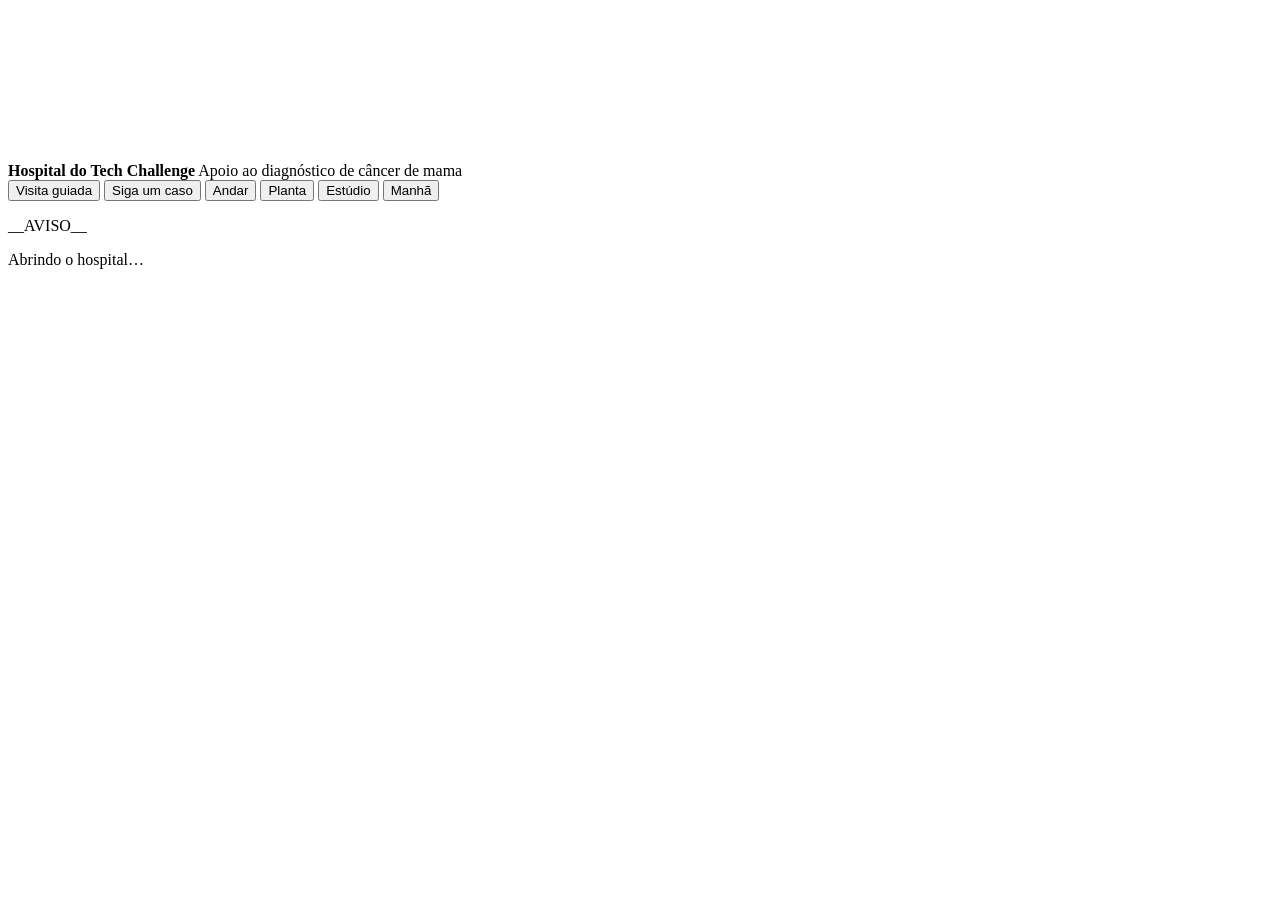
<file: src/ui/hospital/modelo.html>
<!doctype html>
<html lang="pt-BR">
<head>
<meta charset="utf-8">
<meta name="viewport" content="width=device-width, initial-scale=1">
<title>Hospital do Tech Challenge</title>
<link rel="icon" href="data:,">
<style>
__ESTILO__
</style>
</head>
<body data-modo="planta">
<canvas id="cena" aria-label="Hospital em 3D com robôs que explicam cada etapa do projeto"></canvas>

<section id="estudio" class="estudio" aria-label="Estúdio de gravação" hidden>
  <div class="palco"><canvas id="quadro" width="1920" height="1080" aria-label="Quadro do filme, exatamente como será gravado"></canvas></div>
  <div class="mesa">
    <div class="mesa-linha">
      <div class="filmes" role="group" aria-label="Filme">
        <button type="button" data-filme="fase1" aria-pressed="true">Fase 1</button>
        <button type="button" data-filme="fase2" aria-pressed="false">Fase 2</button>
        <button type="button" data-filme="fase3" aria-pressed="false">Fase 3</button>
      </div>
      <button id="estudio-ensaiar" type="button" class="acao">Ensaiar</button>
      <button id="estudio-gravar" type="button" class="acao gravar">Gravar</button>
      <button id="estudio-parar" type="button" class="acao" disabled>Parar</button>
      <span id="estudio-relogio" class="relogio">00:00</span>
      <span class="duracao">duração <span id="estudio-duracao"></span></span>
      <span id="estudio-estado" class="estado" role="status">Escolha um trecho da fita para começar dele.</span>
    </div>
    <div id="fita" class="fita" aria-label="Planos do filme"></div>
    <div class="prompter">
      <p id="prompter-frase" class="prompter-frase"></p>
      <p id="prompter-agora"></p>
      <p id="prompter-depois" class="prompter-depois"></p>
    </div>
    <div class="mesa-linha opcoes">
      <label><input id="estudio-microfone" type="checkbox"> Microfone</label>
      <label><input id="estudio-musica" type="checkbox" checked> Música</label>
      <label><input id="estudio-legendas" type="checkbox" checked> Legendas</label>
      <label id="estudio-telao" hidden>Gravação real <input id="estudio-video" type="file" accept="video/*"></label>
      <button id="estudio-roteiro" type="button">Roteiro e capítulos</button>
      <button id="estudio-srt" type="button">Legendas .srt</button>
      <button id="estudio-foto" type="button">Foto do quadro</button>
    </div>
  </div>
</section>

<header class="topo">
  <div class="marca">
    <strong>Hospital do Tech Challenge</strong>
    <span>Apoio ao diagnóstico de câncer de mama</span>
  </div>
  <nav class="modos" aria-label="Modos de visita">
    <button type="button" data-modo="visita" aria-pressed="false">Visita guiada</button>
    <button type="button" data-modo="caso" aria-pressed="false">Siga um caso</button>
    <button type="button" data-modo="andar" aria-pressed="false">Andar</button>
    <button type="button" data-modo="planta" aria-pressed="true">Planta</button>
    <button type="button" data-modo="estudio" aria-pressed="false">Estúdio</button>
    <button id="hora" type="button" class="hora" title="Mudar a hora do dia">Manhã</button>
  </nav>
</header>

<div id="progresso" class="progresso" hidden>
  <div class="progresso-linha"><span id="progresso-titulo"></span><span id="progresso-conta"></span></div>
  <div class="progresso-trilho"><div id="progresso-barra"></div></div>
</div>

<div id="mira" class="mira" aria-hidden="true"></div>
<div id="mira-dica" class="mira-dica" hidden></div>
<p id="dica" class="dica" hidden></p>

<section id="dialogo" class="dialogo" aria-live="polite" hidden>
  <button id="fechar-dialogo" class="fechar" type="button" aria-label="Fechar conversa">×</button>
  <div class="dialogo-cabeca">
    <div id="retrato" class="retrato"></div>
    <div><strong id="nome-robo"></strong><span id="papel-robo"></span></div>
  </div>
  <p id="texto-fala" class="fala"></p>
  <div id="evidencias" class="evidencias"></div>
  <div class="dialogo-rodape">
    <span id="fonte" class="fonte" hidden></span>
    <button id="ver-figura" class="ver-figura" type="button" hidden>Ver figura</button>
  </div>
  <div id="perguntas" class="perguntas"></div>
</section>

<div id="controle-visita" class="controle-visita" hidden>
  <button id="visita-anterior" type="button" aria-label="Sala anterior">‹ Anterior</button>
  <button id="visita-auto" type="button" aria-pressed="false">Reproduzir</button>
  <button id="visita-proxima" type="button" aria-label="Próxima sala">Próxima ›</button>
</div>

<p class="aviso">__AVISO__</p>

<dialog id="figura" class="janela janela-figura" aria-labelledby="figura-titulo">
  <div class="janela-cabeca"><h2 id="figura-titulo"></h2><button id="figura-fechar" class="fechar" type="button" aria-label="Fechar figura">×</button></div>
  <div id="figura-imagem"></div>
</dialog>

<dialog id="escolha-caso" class="janela" aria-labelledby="caso-titulo">
  <div class="janela-cabeca"><h2 id="caso-titulo">Siga um caso real do teste</h2><button id="caso-fechar" class="fechar" type="button" aria-label="Fechar">×</button></div>
  <p class="janela-lead">Um caso percorre o hospital da chegada à mesa do médico. Inclui os erros do modelo.</p>
  <div id="lista-casos" class="lista-casos"></div>
</dialog>

<div id="carregando" class="carregando" role="status">Abrindo o hospital…</div>

<script id="three-fonte" type="text/plain">__THREE__</script>
<script id="dados" type="application/json">__DADOS__</script>
<script id="figuras" type="application/json">__FIGURAS__</script>
<script type="module">
// O Three.js e um modulo ES e a pagina e um arquivo so: ele entra como texto e vira modulo aqui.
const fonteDoThree = document.getElementById("three-fonte").textContent;
const THREE = await import(URL.createObjectURL(new Blob([fonteDoThree], { type: "text/javascript" })));
const DADOS = JSON.parse(document.getElementById("dados").textContent);
const FIGURAS = JSON.parse(document.getElementById("figuras").textContent);
__APP__
</script>
</body>
</html>
</file>
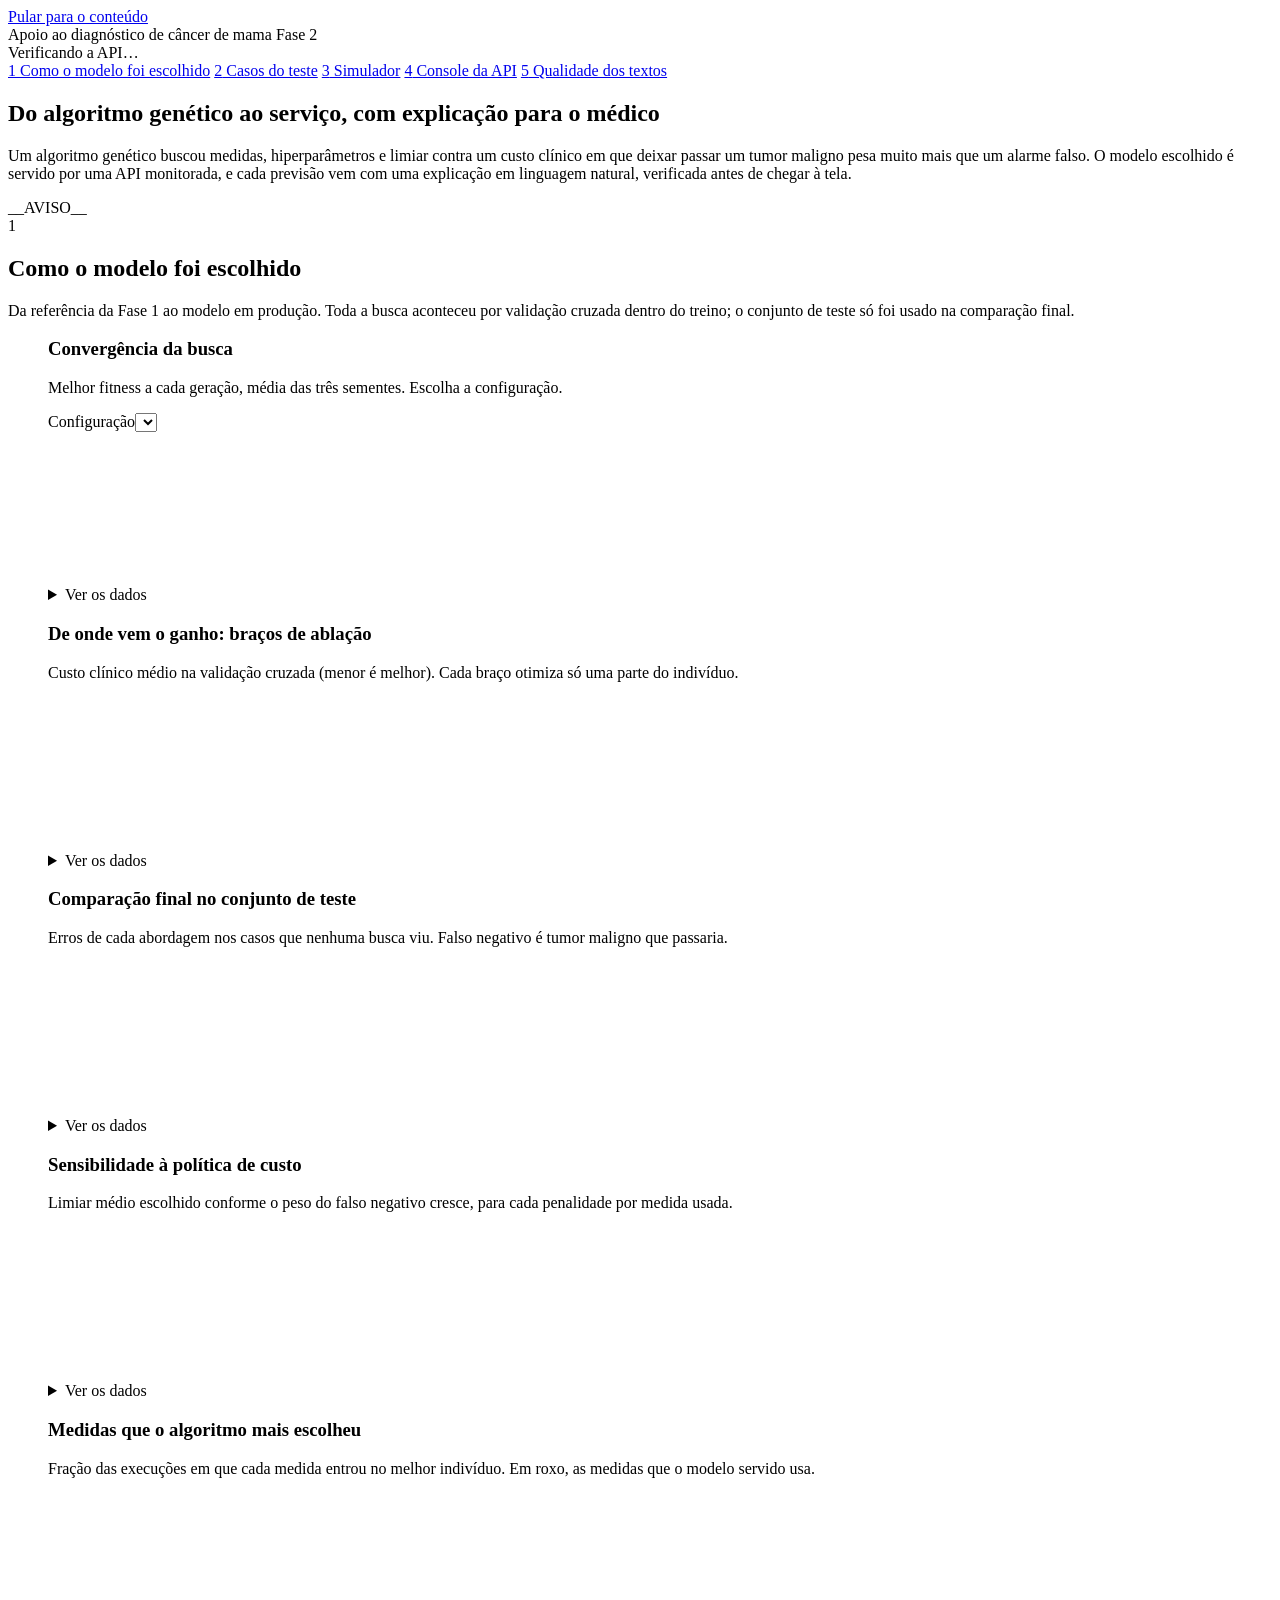
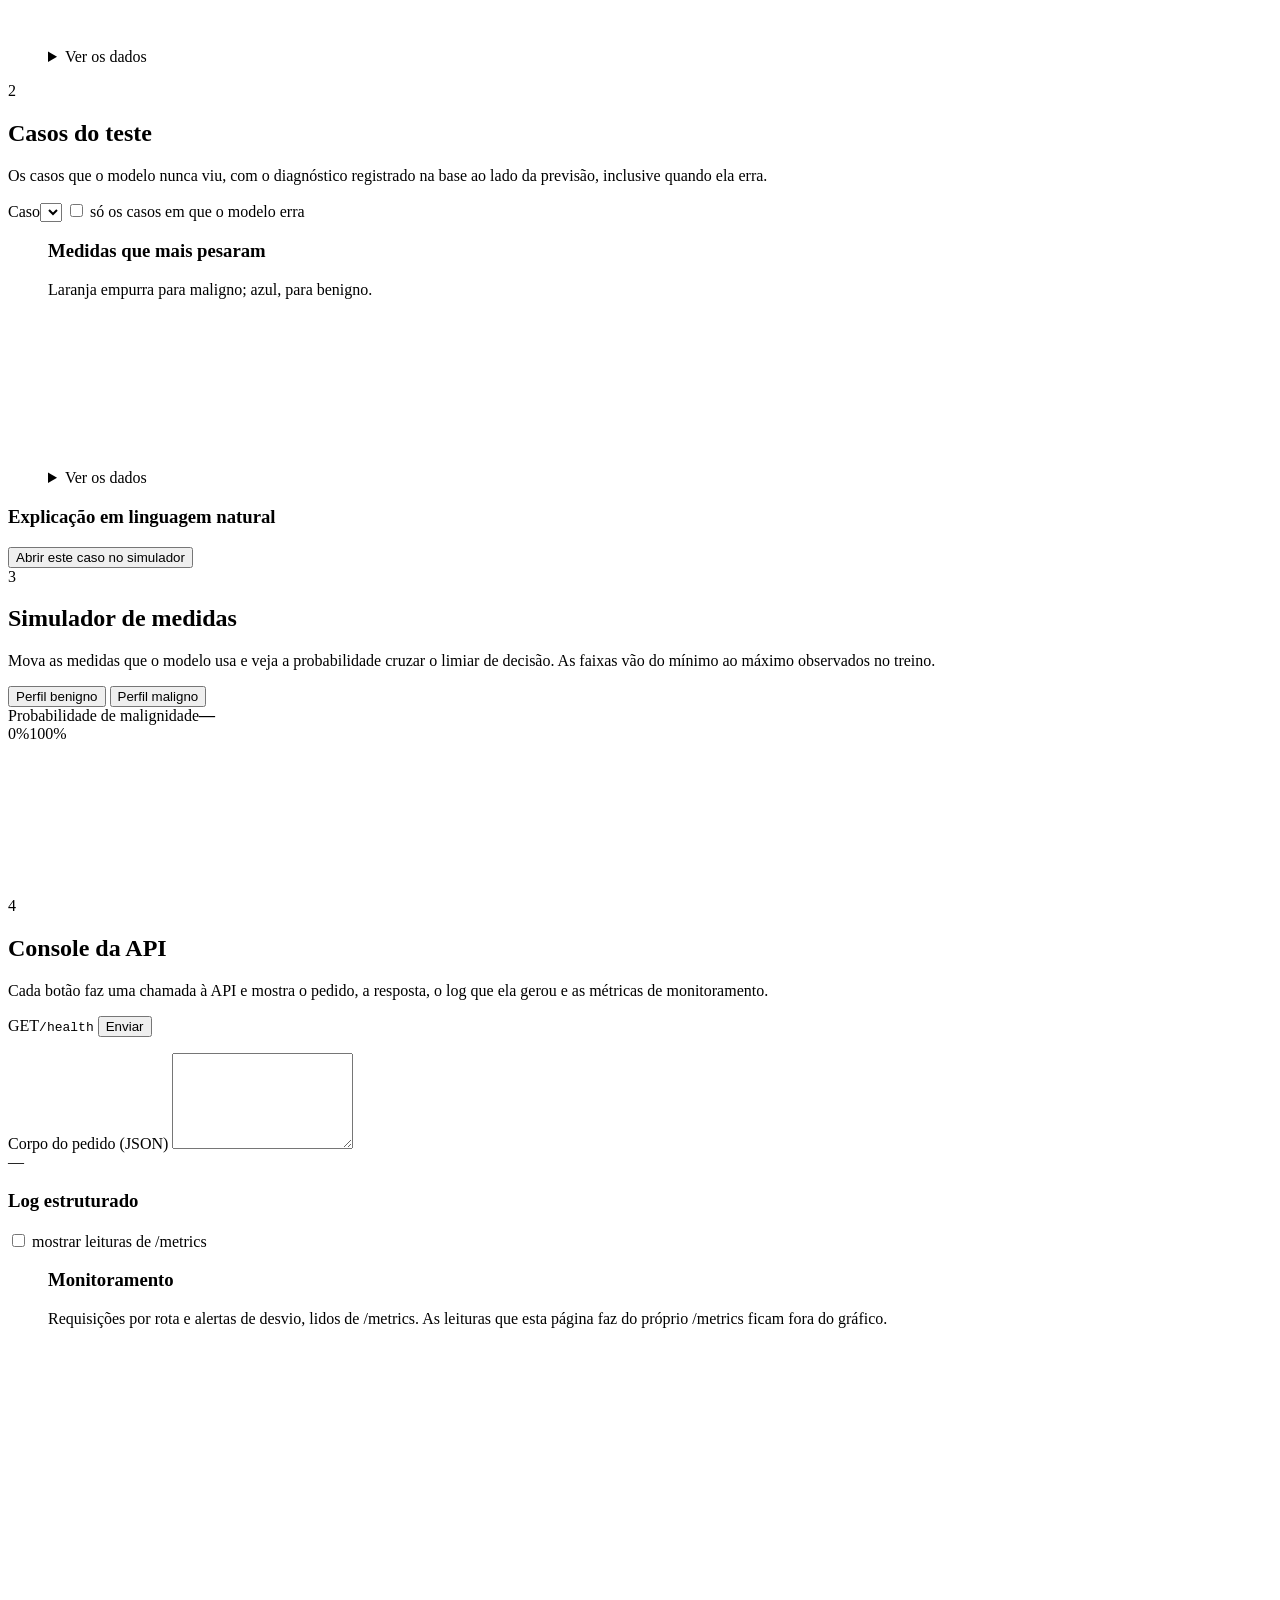
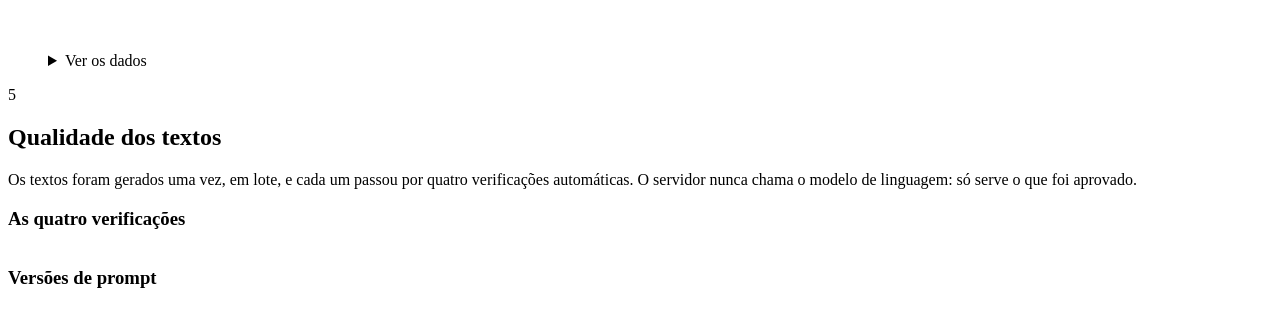
<file: src/ui/vitrine/modelo.html>
<!doctype html>
<html lang="pt-BR">
<head>
<meta charset="utf-8">
<meta name="viewport" content="width=device-width, initial-scale=1">
<title>Apoio ao diagnóstico — Fase 2</title>
<link rel="icon" href="data:,">
<style>
__ESTILO__
</style>
</head>
<body>
<a class="pular" href="#conteudo">Pular para o conteúdo</a>

<header class="topo">
  <div class="topo-linha">
    <div class="marca">Apoio ao diagnóstico de câncer de mama <span class="fase">Fase 2</span></div>
    <span id="modo" class="selo" role="status">Verificando a API…</span>
  </div>
  <nav class="capitulos" aria-label="Capítulos">
    <a href="#processo"><span>1</span> Como o modelo foi escolhido</a>
    <a href="#casos"><span>2</span> Casos do teste</a>
    <a href="#simulador"><span>3</span> Simulador</a>
    <a href="#console"><span>4</span> Console da API</a>
    <a href="#textos"><span>5</span> Qualidade dos textos</a>
  </nav>
</header>

<main id="conteudo">
  <section class="abertura">
    <h1>Do algoritmo genético ao serviço, com explicação para o médico</h1>
    <p class="lead">Um algoritmo genético buscou medidas, hiperparâmetros e limiar contra um custo
      clínico em que deixar passar um tumor maligno pesa muito mais que um alarme falso. O modelo
      escolhido é servido por uma API monitorada, e cada previsão vem com uma explicação em
      linguagem natural, verificada antes de chegar à tela.</p>
    <div class="aviso" role="note">__AVISO__</div>
    <div class="indicadores" id="indicadores"></div>
  </section>

  <section id="processo" class="capitulo" aria-labelledby="t-processo">
    <div class="capitulo-cabeca">
      <span class="numero">1</span>
      <div>
        <h2 id="t-processo">Como o modelo foi escolhido</h2>
        <p>Da referência da Fase 1 ao modelo em produção. Toda a busca aconteceu por validação
          cruzada dentro do treino; o conjunto de teste só foi usado na comparação final.</p>
      </div>
    </div>
    <ol class="jornada" id="jornada"></ol>
    <div class="achado" id="achado" role="note"></div>
    <div class="grade">
      <figure class="cartao-grafico">
        <figcaption><h3>Convergência da busca</h3>
          <p>Melhor fitness a cada geração, média das três sementes. Escolha a configuração.</p></figcaption>
        <div class="filtros"><label for="f-experimento">Configuração</label><select id="f-experimento"></select></div>
        <div class="tela"><canvas id="g-convergencia" role="img" aria-label="Convergência por família de modelo"></canvas></div>
        <details class="tabela-dados"><summary>Ver os dados</summary><div id="d-convergencia"></div></details>
      </figure>
      <figure class="cartao-grafico">
        <figcaption><h3>De onde vem o ganho: braços de ablação</h3>
          <p>Custo clínico médio na validação cruzada (menor é melhor). Cada braço otimiza só uma parte do indivíduo.</p></figcaption>
        <div class="tela"><canvas id="g-bracos" role="img" aria-label="Custo clínico por braço"></canvas></div>
        <details class="tabela-dados"><summary>Ver os dados</summary><div id="d-bracos"></div></details>
      </figure>
      <figure class="cartao-grafico">
        <figcaption><h3>Comparação final no conjunto de teste</h3>
          <p>Erros de cada abordagem nos casos que nenhuma busca viu. Falso negativo é tumor maligno que passaria.</p></figcaption>
        <div class="tela alta"><canvas id="g-teste" role="img" aria-label="Falsos negativos e falsos positivos por abordagem"></canvas></div>
        <details class="tabela-dados"><summary>Ver os dados</summary><div id="d-teste"></div></details>
      </figure>
      <figure class="cartao-grafico">
        <figcaption><h3>Sensibilidade à política de custo</h3>
          <p>Limiar médio escolhido conforme o peso do falso negativo cresce, para cada penalidade por medida usada.</p></figcaption>
        <div class="tela"><canvas id="g-varredura" role="img" aria-label="Limiar escolhido por razão de custo"></canvas></div>
        <details class="tabela-dados"><summary>Ver os dados</summary><div id="d-varredura"></div></details>
      </figure>
      <figure class="cartao-grafico largo">
        <figcaption><h3>Medidas que o algoritmo mais escolheu</h3>
          <p>Fração das execuções em que cada medida entrou no melhor indivíduo. Em roxo, as medidas que o modelo servido usa.</p></figcaption>
        <div class="tela alta"><canvas id="g-features" role="img" aria-label="Frequência de seleção das medidas"></canvas></div>
        <details class="tabela-dados"><summary>Ver os dados</summary><div id="d-features"></div></details>
      </figure>
    </div>
  </section>

  <section id="casos" class="capitulo" aria-labelledby="t-casos">
    <div class="capitulo-cabeca">
      <span class="numero">2</span>
      <div>
        <h2 id="t-casos">Casos do teste</h2>
        <p>Os casos que o modelo nunca viu, com o diagnóstico registrado na base ao lado da previsão,
          inclusive quando ela erra.</p>
      </div>
    </div>
    <div class="filtros">
      <label for="f-caso">Caso</label><select id="f-caso"></select>
      <label class="marcador"><input type="checkbox" id="f-erros"> só os casos em que o modelo erra</label>
    </div>
    <div class="cartoes" id="c-caso"></div>
    <div class="grade">
      <figure class="cartao-grafico">
        <figcaption><h3>Medidas que mais pesaram</h3>
          <p>Laranja empurra para maligno; azul, para benigno.</p></figcaption>
        <div class="tela"><canvas id="g-caso" role="img" aria-label="Contribuições do caso"></canvas></div>
        <details class="tabela-dados"><summary>Ver os dados</summary><div id="d-caso"></div></details>
      </figure>
      <article class="cartao-texto">
        <h3>Explicação em linguagem natural</h3>
        <div id="texto-caso" class="texto-gerado"></div>
        <button type="button" class="botao" id="abrir-no-simulador">Abrir este caso no simulador</button>
      </article>
    </div>
  </section>

  <section id="simulador" class="capitulo" aria-labelledby="t-simulador">
    <div class="capitulo-cabeca">
      <span class="numero">3</span>
      <div>
        <h2 id="t-simulador">Simulador de medidas</h2>
        <p>Mova as medidas que o modelo usa e veja a probabilidade cruzar o limiar de decisão.
          As faixas vão do mínimo ao máximo observados no treino.</p>
      </div>
    </div>
    <p class="nota" id="sim-origem"></p>
    <div class="grade">
      <div class="cartao-controles">
        <div class="botoes-linha">
          <button type="button" class="botao secundario" data-perfil="media_benigno">Perfil benigno</button>
          <button type="button" class="botao secundario" data-perfil="media_maligno">Perfil maligno</button>
        </div>
        <div id="sim-controles"></div>
      </div>
      <div class="cartao-resultado">
        <div class="medidor" aria-live="polite">
          <div class="medidor-rotulo"><span>Probabilidade de malignidade</span><strong id="sim-prob">—</strong></div>
          <div class="medidor-trilho"><div class="medidor-preenchido" id="sim-barra"></div><div class="medidor-limiar" id="sim-limiar"></div></div>
          <div class="medidor-legenda"><span>0%</span><span id="sim-limiar-texto"></span><span>100%</span></div>
          <div class="classe" id="sim-classe"></div>
        </div>
        <div class="tela"><canvas id="g-sim" role="img" aria-label="Contribuições da simulação"></canvas></div>
      </div>
    </div>
  </section>

  <section id="console" class="capitulo" aria-labelledby="t-console">
    <div class="capitulo-cabeca">
      <span class="numero">4</span>
      <div>
        <h2 id="t-console">Console da API</h2>
        <p>Cada botão faz uma chamada à API e mostra o pedido, a resposta, o log que ela gerou e as
          métricas de monitoramento.</p>
      </div>
    </div>
    <p class="nota" id="console-origem"></p>
    <div class="console">
      <div class="console-lista" id="console-lista" role="list"></div>
      <div class="console-detalhe">
        <div class="pedido">
          <div class="pedido-linha"><span class="metodo" id="req-metodo">GET</span><code id="req-rota">/health</code>
            <button type="button" class="botao" id="req-enviar">Enviar</button></div>
          <p class="nota" id="req-descricao"></p>
          <label for="req-corpo" class="rotulo-campo" id="req-corpo-rotulo">Corpo do pedido (JSON)</label>
          <textarea id="req-corpo" spellcheck="false" rows="6"></textarea>
        </div>
        <div class="resposta">
          <div class="resposta-linha"><span class="status" id="res-status">—</span>
            <span id="res-latencia"></span><span id="res-id"></span></div>
          <pre id="res-corpo" tabindex="0"></pre>
        </div>
      </div>
    </div>
    <div class="grade">
      <div class="cartao-log">
        <div class="cartao-log-cabeca"><h3>Log estruturado</h3>
          <label class="marcador"><input type="checkbox" id="log-metrics"> mostrar leituras de /metrics</label></div>
        <ol class="log" id="log" aria-live="polite"></ol>
      </div>
      <figure class="cartao-grafico">
        <figcaption><h3>Monitoramento</h3><p id="metricas-legenda">Requisições por rota e alertas de desvio, lidos de /metrics. As leituras que esta página faz do próprio /metrics ficam fora do gráfico.</p></figcaption>
        <div class="tela"><canvas id="g-requisicoes" role="img" aria-label="Requisições por rota"></canvas></div>
        <div class="tela baixa"><canvas id="g-alertas" role="img" aria-label="Alertas de desvio por medida"></canvas></div>
        <details class="tabela-dados"><summary>Ver os dados</summary><div id="d-metricas"></div></details>
      </figure>
    </div>
  </section>

  <section id="textos" class="capitulo" aria-labelledby="t-textos">
    <div class="capitulo-cabeca">
      <span class="numero">5</span>
      <div>
        <h2 id="t-textos">Qualidade dos textos</h2>
        <p>Os textos foram gerados uma vez, em lote, e cada um passou por quatro verificações
          automáticas. O servidor nunca chama o modelo de linguagem: só serve o que foi aprovado.</p>
      </div>
    </div>
    <div class="indicadores" id="t-indicadores"></div>
    <div class="grade">
      <div class="cartao-texto">
        <h3>As quatro verificações</h3>
        <table class="tabela" id="t-verificacoes"></table>
      </div>
      <div class="cartao-texto">
        <h3>Versões de prompt</h3>
        <table class="tabela" id="t-prompts"></table>
      </div>
    </div>
    <div class="grade" id="t-gestao"></div>
  </section>

  <footer class="rodape" id="rodape"></footer>
</main>

<script>
__CHARTJS__
</script>
<script id="dados" type="application/json">__DADOS__</script>
<script>
__LOGICA__
</script>
<script>
__VITRINE__
</script>
</body>
</html>
</file>
